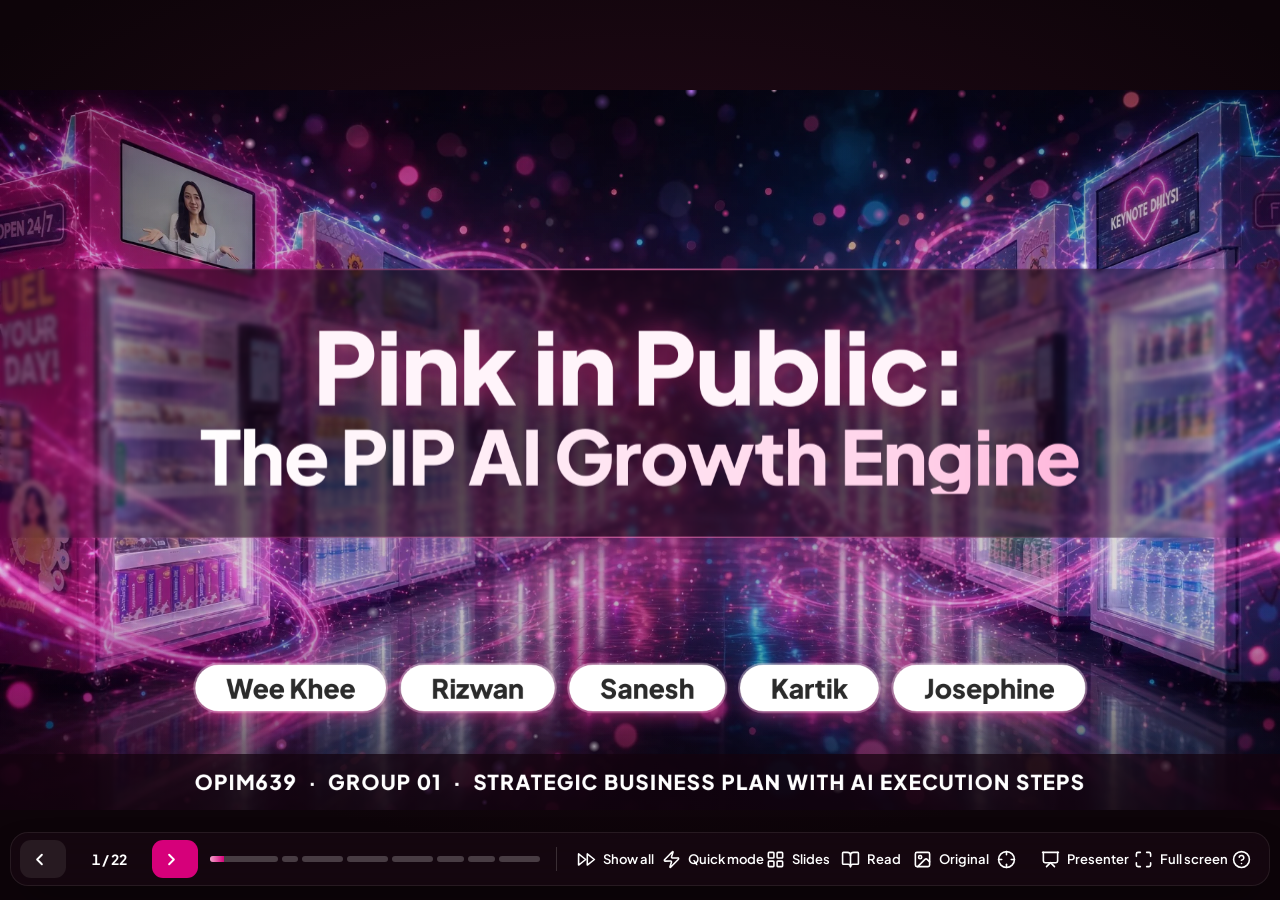
<file: index.html>
<!doctype html>
<html lang="en-SG">
<head>
  <meta charset="utf-8">
  <meta name="viewport" content="width=device-width, initial-scale=1">
  <title>Pink in Public · The PIP AI Growth Engine · OPIM639 Group 01</title>
  <meta name="description" content="OPIM639 Group 01: Pink in Public — the PIP AI Growth Engine. Built like Airbnb, funded like Google, run like Amazon.">
  <meta name="theme-color" content="#D6007A">
  <meta property="og:title" content="Pink in Public: The PIP AI Growth Engine">
  <meta property="og:description" content="OPIM639 Group 01 · Strategic business plan with AI execution steps">
  <meta property="og:image" content="assets/img/hero-title.webp">
  <link rel="icon" href="data:image/svg+xml,%3Csvg xmlns='http://www.w3.org/2000/svg' viewBox='0 0 64 64'%3E%3Crect width='64' height='64' rx='16' fill='%23D6007A'/%3E%3Cpath d='M22 48V16h13a10 10 0 0 1 0 20h-6' fill='none' stroke='%23fff' stroke-width='7' stroke-linecap='round' stroke-linejoin='round'/%3E%3C/svg%3E">
  <link rel="preload" href="assets/fonts/plus-jakarta-sans-latin-wght-normal.woff2" as="font" type="font/woff2" crossorigin>
  <link rel="preload" href="assets/fonts/roboto-slab-latin-800-normal.woff2" as="font" type="font/woff2" crossorigin>
  <link rel="preload" href="assets/img/hero-title.webp" as="image">
  <link rel="stylesheet" href="assets/css/deck.css?v=20261027b">
  <link rel="stylesheet" href="assets/css/slides.css?v=20261027b">
</head>
<body>
  <noscript>
    <div style="background:#FDF3F8;color:#2B2B2B;font:20px/1.5 system-ui,sans-serif;padding:48px;max-width:900px">
      <h1>This deck needs JavaScript.</h1>
      <p>Open <code>assets/original/</code> for the original slide images, or the PDF fallback described in the README.</p>
    </div>
  </noscript>

  <div class="progress" id="progress" aria-hidden="true"></div>
  <div class="mode-pill" id="mode-pill" aria-live="polite"></div>
  <div class="mini-timer" id="mini-timer" title="Elapsed (T to hide)"></div>

  <main class="viewport" id="viewport" aria-label="Presentation" aria-live="polite">
    <div class="stage" id="stage"></div>
    <div class="read-list" aria-label="All slides, reading mode"></div>
  </main>

  <nav class="chrome" id="chrome" aria-label="Slide controls">
    <button id="btn-prev" class="nav hide-reading" aria-label="Previous (←)" title="Previous (← / PgUp)"><span class="ic"><svg viewBox="0 0 24 24" fill="none" stroke="currentColor" stroke-width="2.4" stroke-linecap="round" stroke-linejoin="round"><path d="m15 18-6-6 6-6"/></svg></span></button>
    <span class="count hide-reading" id="count" role="button" tabindex="0" aria-label="Slide number. Click for all slides" title="All slides (O)">1 / 22</span>
    <button id="btn-next" class="nav next hide-reading" aria-label="Next (→)" title="Next (→ / Space / PgDn)"><span class="ic"><svg viewBox="0 0 24 24" fill="none" stroke="currentColor" stroke-width="2.4" stroke-linecap="round" stroke-linejoin="round"><path d="m9 18 6-6-6-6"/></svg></span></button>
    <div class="segs hide-reading" id="segs" aria-label="Jump to a section"></div>
    <span class="div hide-reading"></span>
    <button id="btn-all" class="hide-reading" title="Show all builds on this slide (A)"><span class="ic"><svg viewBox="0 0 24 24" fill="none" stroke="currentColor" stroke-width="2" stroke-linecap="round" stroke-linejoin="round"><path d="M13 19l9-7-9-7v14z"/><path d="M2 19l9-7-9-7v14z"/></svg></span><span class="lbl-sm">Show all</span></button>
    <button id="btn-express" class="hide-reading" aria-pressed="false" title="Quick mode: every slide arrives fully built, one click per slide (X)"><span class="ic"><svg viewBox="0 0 24 24" fill="none" stroke="currentColor" stroke-width="2" stroke-linecap="round" stroke-linejoin="round"><path d="M4 14a1 1 0 0 1-.78-1.63l9.9-10.2a.5.5 0 0 1 .86.46l-1.92 6.02A1 1 0 0 0 13 10h7a1 1 0 0 1 .78 1.63l-9.9 10.2a.5.5 0 0 1-.86-.46l1.92-6.02A1 1 0 0 0 11 14z"/></svg></span><span class="lbl-sm">Quick mode</span></button>
    <button id="btn-overview" title="All slides (O)"><span class="ic"><svg viewBox="0 0 24 24" fill="none" stroke="currentColor" stroke-width="2" stroke-linecap="round" stroke-linejoin="round"><rect width="7" height="7" x="3" y="3" rx="1"/><rect width="7" height="7" x="14" y="3" rx="1"/><rect width="7" height="7" x="14" y="14" rx="1"/><rect width="7" height="7" x="3" y="14" rx="1"/></svg></span><span class="lbl-sm">Slides</span></button>
    <button id="btn-reading" aria-pressed="false" title="Reading mode: all slides on one scrolling page (R)"><span class="ic"><svg viewBox="0 0 24 24" fill="none" stroke="currentColor" stroke-width="2" stroke-linecap="round" stroke-linejoin="round"><path d="M12 7v14"/><path d="M3 18a1 1 0 0 1-1-1V4a1 1 0 0 1 1-1h5a4 4 0 0 1 4 4 4 4 0 0 1 4-4h5a1 1 0 0 1 1 1v13a1 1 0 0 1-1 1h-6a3 3 0 0 0-3 3 3 3 0 0 0-3-3z"/></svg></span><span class="lbl-sm">Read</span></button>
    <button id="btn-orig" class="hide-reading" aria-pressed="false" title="Original PPTX view of this slide (V)"><span class="ic"><svg viewBox="0 0 24 24" fill="none" stroke="currentColor" stroke-width="2" stroke-linecap="round" stroke-linejoin="round"><rect width="18" height="18" x="3" y="3" rx="2"/><circle cx="9" cy="9" r="2"/><path d="m21 15-3.09-3.09a2 2 0 0 0-2.82 0L6 21"/></svg></span><span class="lbl-sm">Original</span></button>
    <button id="btn-laser" class="hide-reading" aria-pressed="false" title="Laser pointer (L)"><span class="ic"><svg viewBox="0 0 24 24" fill="none" stroke="currentColor" stroke-width="2" stroke-linecap="round" stroke-linejoin="round"><circle cx="12" cy="12" r="10"/><line x1="22" x2="18" y1="12" y2="12"/><line x1="6" x2="2" y1="12" y2="12"/><line x1="12" x2="12" y1="6" y2="2"/><line x1="12" x2="12" y1="22" y2="18"/></svg></span></button>
    <button id="btn-presenter" class="hide-reading" title="Presenter view: notes, timer, next slide (P)"><span class="ic"><svg viewBox="0 0 24 24" fill="none" stroke="currentColor" stroke-width="2" stroke-linecap="round" stroke-linejoin="round"><path d="M2 3h20"/><path d="M21 3v11a2 2 0 0 1-2 2H5a2 2 0 0 1-2-2V3"/><path d="m7 21 5-5 5 5"/></svg></span><span class="lbl-sm">Presenter</span></button>
    <button id="btn-full" title="Full screen (F)"><span class="ic"><svg viewBox="0 0 24 24" fill="none" stroke="currentColor" stroke-width="2" stroke-linecap="round" stroke-linejoin="round"><path d="M8 3H5a2 2 0 0 0-2 2v3"/><path d="M21 8V5a2 2 0 0 0-2-2h-3"/><path d="M3 16v3a2 2 0 0 0 2 2h3"/><path d="M16 21h3a2 2 0 0 0 2-2v-3"/></svg></span><span class="lbl-sm">Full screen</span></button>
    <button id="btn-help" title="Keyboard shortcuts (?)" aria-label="Keyboard shortcuts"><span class="ic"><svg viewBox="0 0 24 24" fill="none" stroke="currentColor" stroke-width="2" stroke-linecap="round" stroke-linejoin="round"><circle cx="12" cy="12" r="10"/><path d="M9.09 9a3 3 0 0 1 5.83 1c0 2-3 3-3 3"/><path d="M12 17h.01"/></svg></span></button>
  </nav>

  <div class="overlay" id="overview" role="dialog" aria-modal="true" aria-label="All slides" aria-hidden="true">
    <div class="ov-head"><h2>All slides <span class="hint">Click a slide to jump · Esc to close</span></h2><button class="btn" data-close>Close (Esc)</button></div>
    <div class="ov-body"></div>
  </div>

  <div class="overlay help" id="help" role="dialog" aria-modal="true" aria-label="Keyboard shortcuts" aria-hidden="true">
    <div class="box">
      <h3>Presenting this deck</h3>
      <table>
        <tr><td><kbd>→</kbd> <kbd>Space</kbd> <kbd>PgDn</kbd> <kbd>Enter</kbd></td><td>Next build, then next slide (clickers work)</td></tr>
        <tr><td><kbd>←</kbd> <kbd>PgUp</kbd></td><td>Back</td></tr>
        <tr><td><kbd>A</kbd></td><td><b>Show all</b>: reveal every remaining build on this slide</td></tr>
        <tr><td><kbd>X</kbd></td><td><b>Quick mode</b>: every slide arrives fully built (one click per slide) — use when time is short</td></tr>
        <tr><td><kbd>O</kbd> or click the counter</td><td>All slides (jump anywhere)</td></tr>
        <tr><td><kbd>1</kbd><kbd>2</kbd> then <kbd>Enter</kbd></td><td>Go to slide 12</td></tr>
        <tr><td><kbd>Home</kbd> <kbd>End</kbd></td><td>First · last slide</td></tr>
        <tr><td><kbd>F</kbd></td><td>Full screen</td></tr>
        <tr><td><kbd>P</kbd></td><td>Presenter view (notes, timer, next slide) in a second window, kept in sync</td></tr>
        <tr><td><kbd>K</kbd></td><td>Play / pause the video on slide 5 (the first “next” on slide 5 also starts it)</td></tr>
        <tr><td><kbd>V</kbd></td><td>Original PPTX view of the current slide</td></tr>
        <tr><td><kbd>L</kbd></td><td>Laser pointer</td></tr>
        <tr><td><kbd>B</kbd> or <kbd>.</kbd></td><td>Black screen</td></tr>
        <tr><td><kbd>T</kbd></td><td>Elapsed-time clock</td></tr>
        <tr><td><kbd>R</kbd></td><td>Reading mode: all slides on one scrolling page (phones open in this mode)</td></tr>
        <tr><td><kbd>Esc</kbd></td><td>Close panels, laser, black screen</td></tr>
      </table>
      <p style="margin:16px 0 0"><button class="btn pink" data-close>Got it</button></p>
    </div>
  </div>

  <div class="toast" id="toast" role="status"></div>
  <div class="laser" id="laser" aria-hidden="true"></div>
  <div class="blackout" id="blackout" aria-hidden="true"></div>
  <div class="wipe" id="wipe" aria-hidden="true"></div>

  <script src="assets/js/icons.js?v=20261027b"></script>
  <script src="content/orig-titles.js"></script>
  <script src="content/_base.js"></script>
  <script src="content/s01-06.js"></script>
  <script src="content/s07-15.js"></script>
  <script src="content/s16-22.js"></script>
  <script src="assets/js/deck.js?v=20261027b"></script>
</body>
</html>
</file>
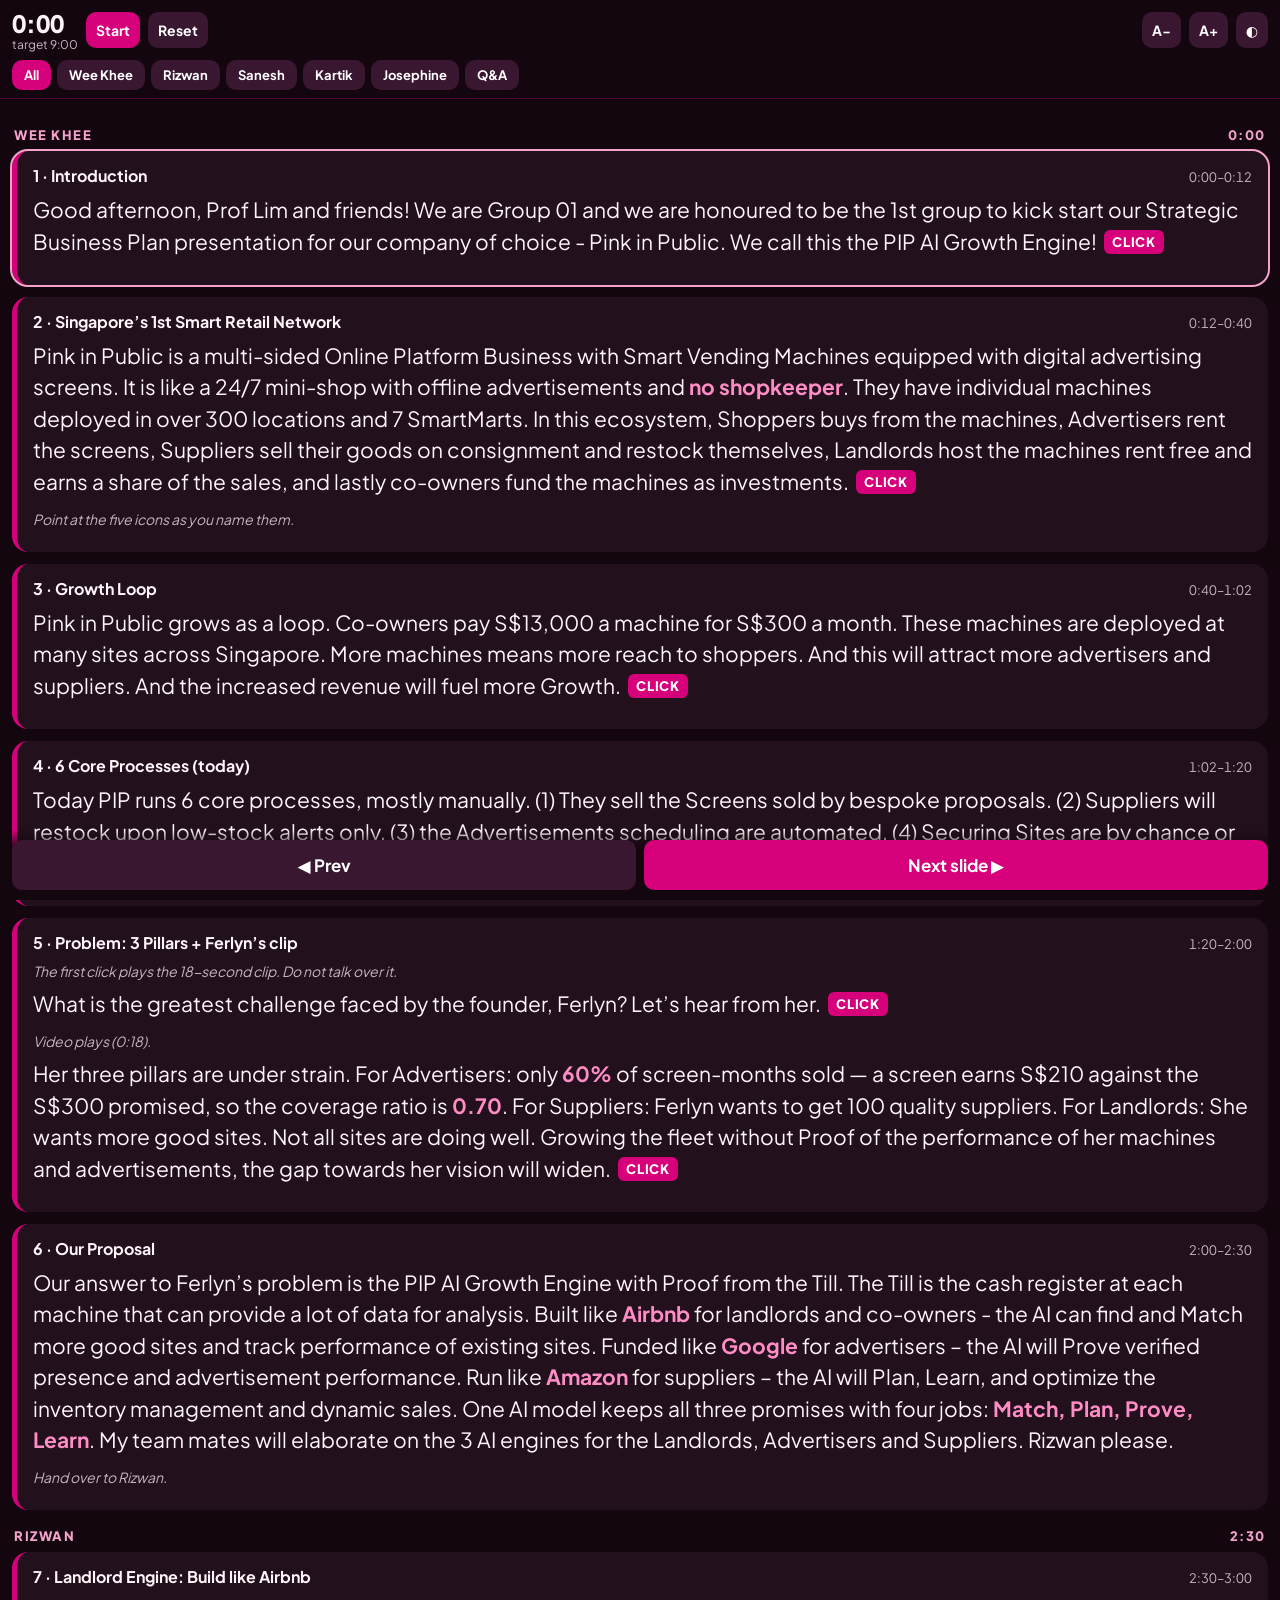
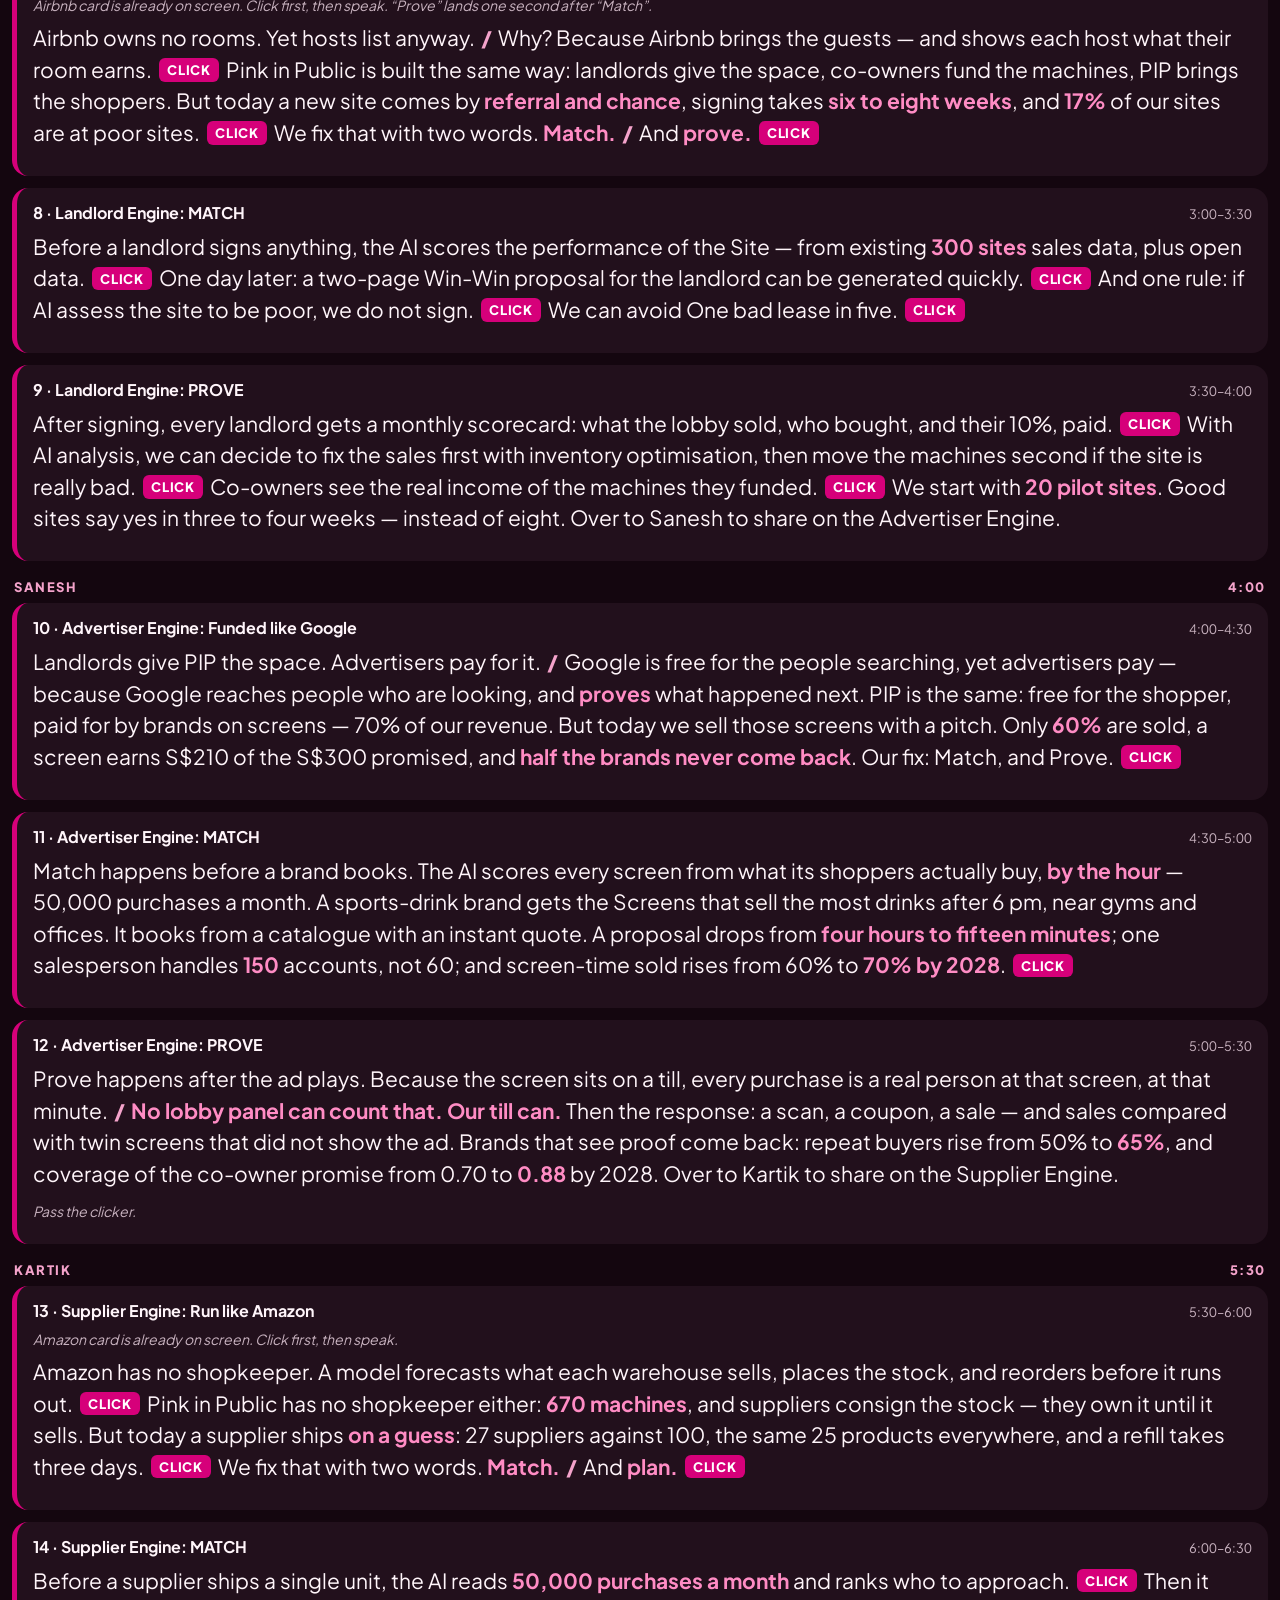
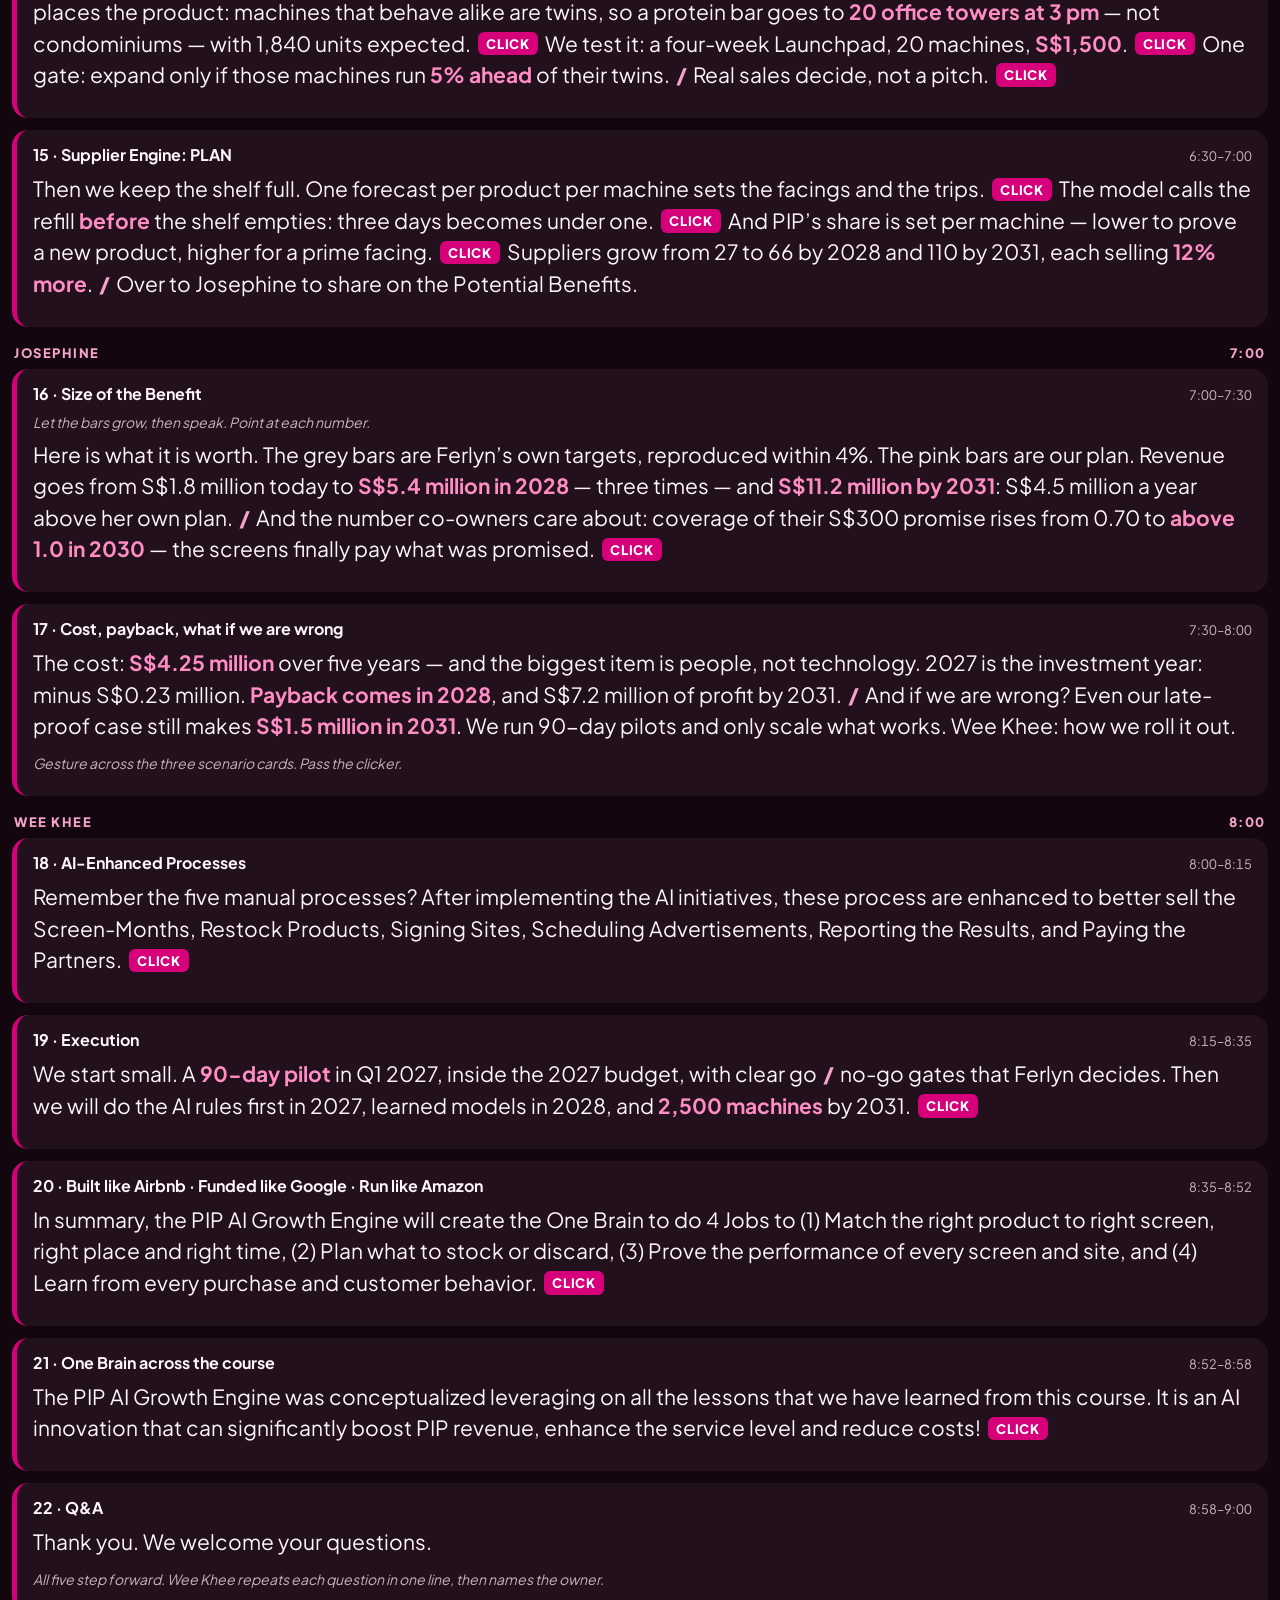
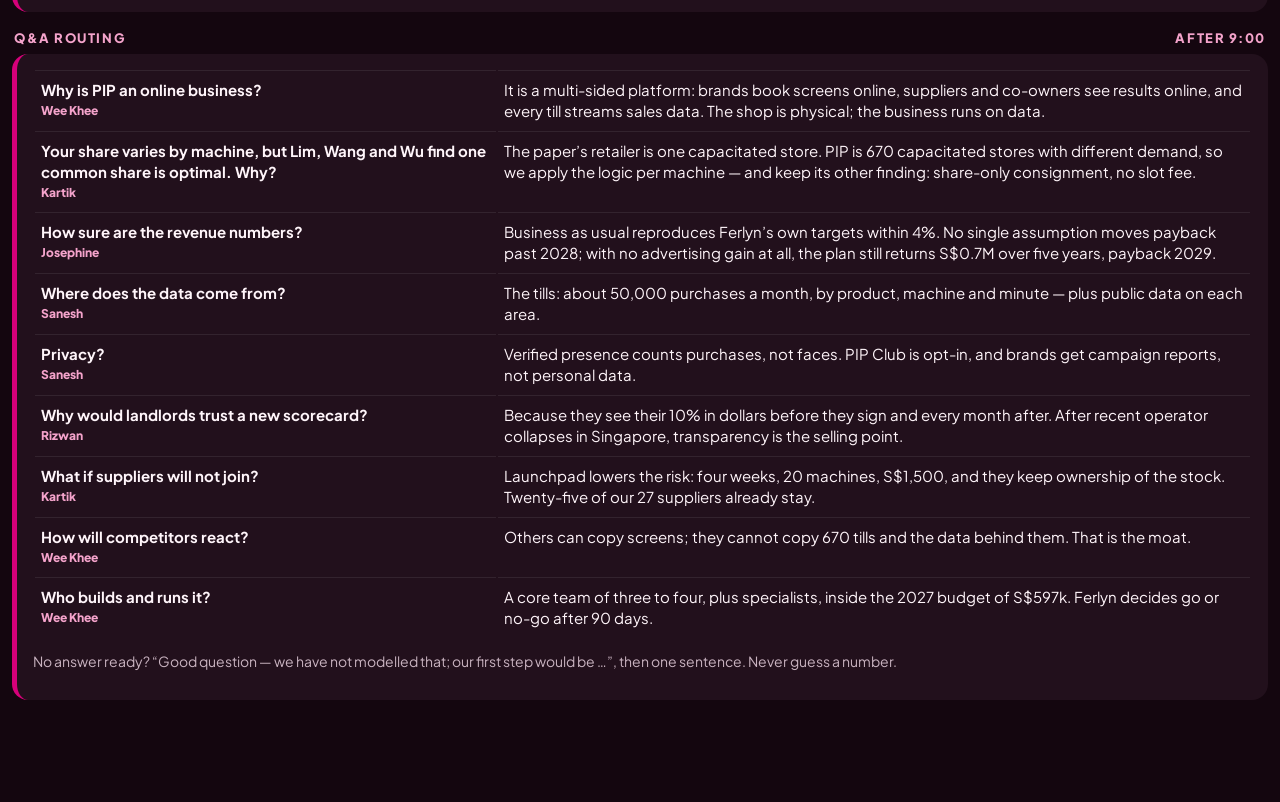
<file: notes.html>
<!doctype html>
<html lang="en-SG">
<head>
<meta charset="utf-8">
<meta name="viewport" content="width=device-width, initial-scale=1, viewport-fit=cover">
<meta name="robots" content="noindex">
<meta name="theme-color" content="#14060f">
<meta name="apple-mobile-web-app-capable" content="yes">
<title>Speaker notes · PIP AI Growth Engine</title>
<style>
@font-face { font-family: "Jakarta"; src: url("assets/fonts/plus-jakarta-sans-latin-wght-normal.woff2") format("woff2"); font-weight: 200 800; font-display: swap; }
:root { --pink:#D6007A; --rose:#F4A3CB; --teal:#1B7F8C; --bg:#14060f; --card:#22101c; --ink:#fff5fa; --muted:#c9b3c0; --fs:21px; }
body.light { --bg:#fdf3f8; --card:#ffffff; --ink:#2b2b2b; --muted:#6d6168; }
* { box-sizing: border-box; -webkit-tap-highlight-color: transparent; }
html, body { margin: 0; background: var(--bg); color: var(--ink); font-family: "Jakarta", system-ui, -apple-system, "Segoe UI", Roboto, sans-serif; }
header { position: sticky; top: 0; z-index: 5; background: var(--bg); padding: calc(env(safe-area-inset-top) + 8px) 12px 8px; border-bottom: 1px solid rgba(214,0,122,.35); }
.row { display: flex; gap: 8px; align-items: center; }
.timer { font-variant-numeric: tabular-nums; font-weight: 800; font-size: 24px; min-width: 64px; }
header .row button { flex: none; } header .row { flex-wrap: nowrap; }
.timer.warn { color: #ffb54d; } .timer.over { color: #ff5c9b; }
.target { font-size: 12px; color: var(--muted); line-height: 1.2; }
button { font: inherit; border: 0; border-radius: 10px; background: #3a1730; color: #fff; padding: 9px 10px; font-weight: 700; font-size: 14px; }
body.light button { background: #f3dbe7; color: #2b2b2b; }
button.on, button.pink { background: var(--pink) !important; color: #fff !important; }
.sp { flex: 1; }
.who { display: flex; gap: 6px; overflow-x: auto; padding-top: 8px; scrollbar-width: none; }
.who::-webkit-scrollbar { display: none; }
.who button { white-space: nowrap; padding: 7px 12px; font-size: 13px; }
main { padding: 10px 12px calc(env(safe-area-inset-bottom) + 90px); }
.sec { margin: 18px 2px 8px; font-size: 13px; font-weight: 800; letter-spacing: .12em; text-transform: uppercase; color: var(--rose); display: flex; justify-content: space-between; }
body.light .sec { color: var(--pink); }
.card { background: var(--card); border-radius: 16px; padding: 14px 16px 16px; margin: 0 0 12px; border-left: 5px solid var(--pink); scroll-margin-top: 120px; }
.card.cur { outline: 2px solid var(--rose); }
.ch { display: flex; justify-content: space-between; gap: 8px; align-items: baseline; margin-bottom: 8px; }
.ch b { font-size: 16px; } .ch span { font-size: 13px; color: var(--muted); font-variant-numeric: tabular-nums; white-space: nowrap; }
.say { font-size: var(--fs); line-height: 1.5; }
.say strong { color: #ff8cc4; } body.light .say strong { color: var(--pink); }
.say p { margin: 0 0 .55em; }
.clk { display: inline-block; background: var(--pink); color: #fff; font-size: .62em; font-weight: 800; letter-spacing: .06em; padding: 2px 8px; border-radius: 6px; vertical-align: .2em; margin: 0 3px; }
.dir { font-size: 14px; color: var(--muted); font-style: italic; margin: 6px 0; }
.pause { color: var(--rose); font-weight: 800; padding: 0 2px; }
.never { font-size: 14px; color: var(--muted); }
.qa td { padding: 8px 6px; vertical-align: top; border-top: 1px solid rgba(255,255,255,.08); font-size: 15px; line-height: 1.4; }
.qa td:first-child { font-weight: 700; width: 38%; }
.qa .own { display: block; color: var(--rose); font-size: 12px; font-weight: 800; margin-top: 3px; }
footer { position: fixed; left: 0; right: 0; bottom: 0; display: flex; gap: 8px; padding: 10px 12px calc(env(safe-area-inset-bottom) + 10px); background: linear-gradient(transparent, var(--bg) 30%); }
footer button { flex: 1; padding: 14px; font-size: 17px; }
@media print {
  @page { size: 90mm 160mm; margin: 6mm; }
  header, footer { display: none; } main { padding: 0; } body { background: #fff; color: #222; --fs: 16px; --muted:#666; --card:#fff; }
  .card { break-inside: avoid; border: 1px solid #eee; border-left: 4px solid var(--pink); } .say strong { color: var(--pink); }
}
</style>
</head>
<body>
<header>
  <div class="row">
    <div><div class="timer" id="t">0:00</div><div class="target" id="tg">target 9:00</div></div>
    <button class="pink" id="start">Start</button>
    <button id="reset">Reset</button>
    <span class="sp"></span>
    <button id="fm" aria-label="Smaller text">A−</button>
    <button id="fp" aria-label="Larger text">A+</button>
    <button id="theme" aria-label="Light or dark">◐</button>
  </div>
  <div class="who" id="who"></div>
</header>
<main id="m"></main>
<footer><button id="prev">◀ Prev</button><button class="pink" id="next">Next slide ▶</button></footer>

<script src="content/script.js?v=20261027c"></script>
<script>
/* Script and Q&A live in content/script.js, shared with the presenter view. */
const S = window.SCRIPT;
const QA = window.QA;
const WHO = ["All","Wee Khee","Rizwan","Sanesh","Kartik","Josephine","Q&A"];
const esc = s => s.replace(/[&<>]/g, c => ({"&":"&amp;","<":"&lt;",">":"&gt;"}[c]));
function fmt(txt){
  let h = esc(txt);
  h = h.replace(/\{\{(.+?)\}\}/g, '</p><div class="dir">$1</div><p>');
  h = h.replace(/\*\*(.+?)\*\*/g, '<strong>$1</strong>');
  h = h.replace(/\[&gt;\]/g, () => '<span class="clk">CLICK</span>');
  h = h.replace(/ \/ /g, ' <span class="pause">/</span> ');
  return ('<p>' + h + '</p>').replace(/<p>\s*<\/p>/g, '');
}
const store = { get(k,d){ try { const v = localStorage.getItem('pipnotes.'+k); return v==null?d:v; } catch(e){ return d; } }, set(k,v){ try { localStorage.setItem('pipnotes.'+k,v); } catch(e){} } };
let who = store.get('who','All'), fs = +store.get('fs',21), cur = +store.get('cur',0);
if (store.get('theme','dark') === 'light') document.body.classList.add('light');
document.documentElement.style.setProperty('--fs', fs+'px');
function render(){
  const m = document.getElementById('m'); let h = '', last = '';
  if (who !== 'Q&A') S.forEach((s,i) => {
    if (who !== 'All' && s.sp !== who) return;
    if (s.sp !== last) { const part = S.filter(x=>x.sp===s.sp); h += `<div class="sec"><span>${s.sp}</span><span>${s.at.split('–')[0]}</span></div>`; last = s.sp; }
    h += `<article class="card${i===cur?' cur':''}" id="c${i}" data-i="${i}"><div class="ch"><b>${s.n} · ${esc(s.t)}</b><span>${s.at}</span></div><div class="say">${fmt(s.say)}</div></article>`;
  });
  if (who === 'Q&A' || who === 'All') {
    h += `<div class="sec"><span>Q&amp;A routing</span><span>after 9:00</span></div><article class="card"><table class="qa">${QA.map(q=>`<tr><td>${esc(q[0])}<span class="own">${q[1]}</span></td><td>${esc(q[2])}</td></tr>`).join('')}</table><p class="never">No answer ready? “Good question — we have not modelled that; our first step would be …”, then one sentence. Never guess a number.</p></article>`;
  }
  m.innerHTML = h;
  document.getElementById('who').innerHTML = WHO.map(w=>`<button class="${w===who?'on':''}" data-w="${w}">${w}</button>`).join('');
  document.querySelectorAll('#who button').forEach(b=>b.onclick=()=>{ who=b.dataset.w; store.set('who',who); render(); if (who==='Q&A') window.scrollTo(0,0); else jump(firstFor()); });
  document.querySelectorAll('.card[data-i]').forEach(c=>c.onclick=()=>{ cur=+c.dataset.i; store.set('cur',cur); mark(); });
}
function firstFor(){ const i = S.findIndex(s=>who==='All'||s.sp===who); return i<0?0:i; }
function visible(){ return S.map((s,i)=>i).filter(i=>who==='All'||S[i].sp===who); }
function mark(){ document.querySelectorAll('.card').forEach(c=>c.classList.toggle('cur', +c.dataset.i===cur)); }
function jump(i){ if (who==='Q&A') return; cur=i; store.set('cur',cur); mark(); const el=document.getElementById('c'+i); if(el) el.scrollIntoView({behavior:'smooth',block:'start'}); }
document.getElementById('next').onclick=()=>{ const v=visible(); const k=v.indexOf(cur); jump(v[Math.min(v.length-1, k<0?0:k+1)]); };
document.getElementById('prev').onclick=()=>{ const v=visible(); const k=v.indexOf(cur); jump(v[Math.max(0, k<0?0:k-1)]); };
document.getElementById('fp').onclick=()=>{ fs=Math.min(34,fs+2); store.set('fs',fs); document.documentElement.style.setProperty('--fs',fs+'px'); };
document.getElementById('fm').onclick=()=>{ fs=Math.max(15,fs-2); store.set('fs',fs); document.documentElement.style.setProperty('--fs',fs+'px'); };
document.getElementById('theme').onclick=()=>{ document.body.classList.toggle('light'); store.set('theme', document.body.classList.contains('light')?'light':'dark'); };
// timer (target 9:00), keeps the screen awake while running where supported
let t0=null, acc=0, raf, lock=null;
const tg=540;
function tick(){ const s=Math.floor((acc+(t0?Date.now()-t0:0))/1000); const el=document.getElementById('t'); el.textContent=`${Math.floor(s/60)}:${String(s%60).padStart(2,'0')}`; el.className='timer'+(s>tg?' over':s>tg-60?' warn':''); raf=requestAnimationFrame(tick); }
document.getElementById('start').onclick=async e=>{ if(t0){ acc+=Date.now()-t0; t0=null; e.target.textContent='Start'; if(lock){lock.release();lock=null;} } else { t0=Date.now(); e.target.textContent='Pause'; try{ lock=await navigator.wakeLock.request('screen'); }catch(err){} } };
document.getElementById('reset').onclick=()=>{ t0=null; acc=0; document.getElementById('start').textContent='Start'; };
render(); tick(); setTimeout(()=>jump(visible().includes(cur)?cur:firstFor()), 50);
</script>
</body>
</html>
</file>
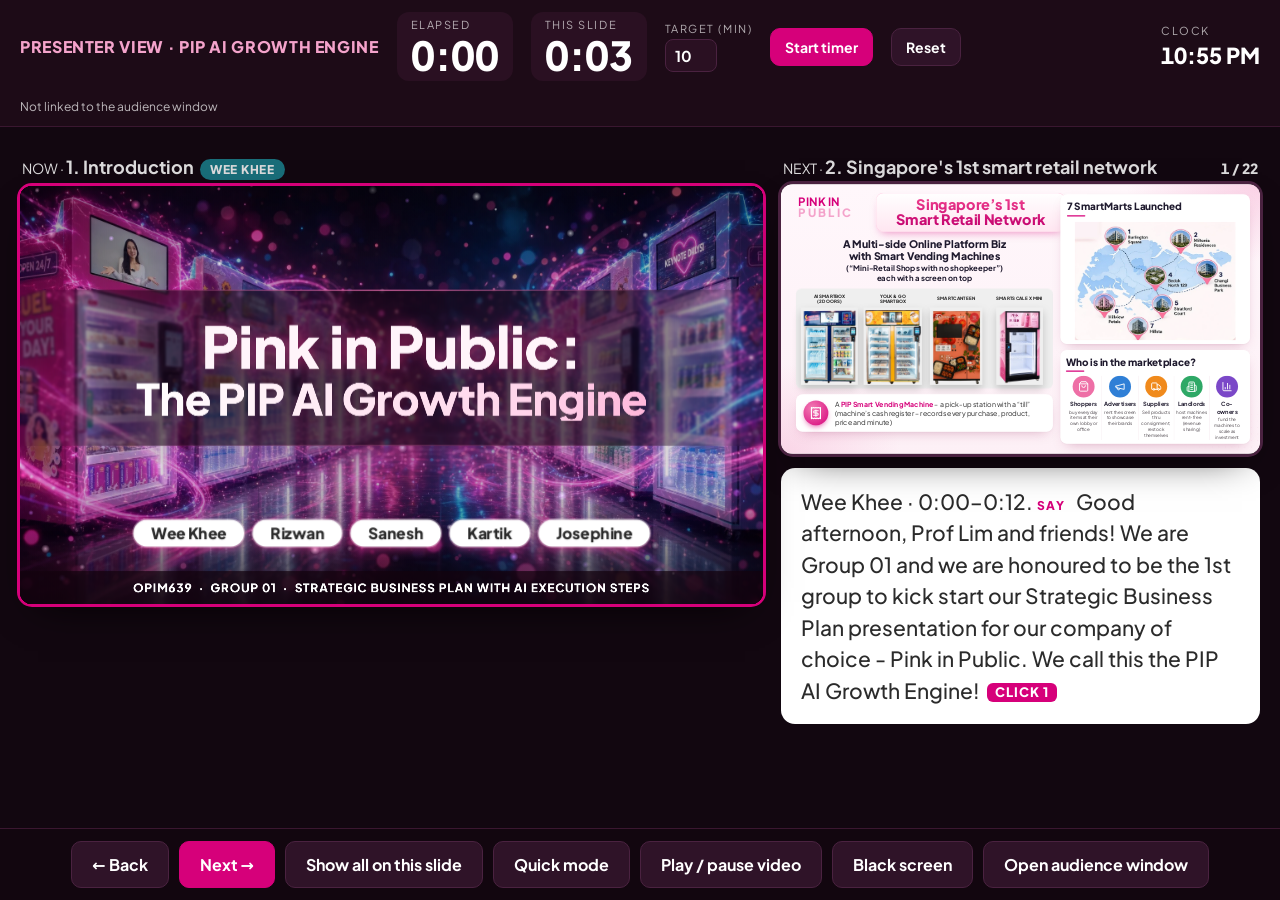
<file: presenter.html>
<!doctype html>
<html lang="en-SG">
<head>
  <meta charset="utf-8">
  <meta name="viewport" content="width=device-width, initial-scale=1">
  <meta name="robots" content="noindex">
  <title>Presenter view · PIP AI Growth Engine</title>
  <link rel="stylesheet" href="assets/css/deck.css?v=20261027b">
  <style>
    html, body { background: #120710; color: #fff; overflow: auto; height: auto; min-height: 100%; }
    body { font-family: var(--sans); }
    .pv-top { display: flex; align-items: center; gap: 18px; padding: 12px 20px; background: #1d0b17; border-bottom: 1px solid #3a1730; flex-wrap: wrap; }
    .pv-top h1 { margin: 0; font-size: 16px; font-weight: 800; letter-spacing: .04em; color: var(--rose); }
    .clock { font-variant-numeric: tabular-nums; font-weight: 800; }
    .big-t { font-size: 40px; line-height: 1; }
    .t-lbl { font-size: 11px; letter-spacing: .14em; text-transform: uppercase; opacity: .65; display: block; margin-bottom: 4px; }
    .tbox { padding: 6px 14px; border-radius: 12px; background: #2a1022; }
    .tbox.warn { background: #6b4a00; } .tbox.over { background: #7a0b3b; }
    .pv-btn { background: #2f1328; border: 1px solid #4a2240; color: #fff; padding: 9px 14px; border-radius: 10px; cursor: pointer; font-weight: 700; font-size: 14px; }
    .pv-btn:hover { background: #45193a; }
    .pv-btn.pink { background: var(--pink); border-color: var(--pink); }
    .pv-btn[aria-pressed="true"] { background: var(--pink); }
    .grow { flex: 1; }
    .pv-main { display: grid; grid-template-columns: minmax(0, 1.55fr) minmax(0, 1fr); gap: 18px; padding: 18px 20px 90px; }
    .frame { position: relative; width: 100%; aspect-ratio: 16 / 9; border-radius: 12px; overflow: hidden; background: #000; box-shadow: 0 16px 40px -18px #000; outline: 3px solid var(--pink); }
    .frame.next { outline-color: #4a2240; }
    .frame iframe { position: absolute; inset: 0; width: 100%; height: 100%; border: 0; pointer-events: none; }
    .cap { display: flex; justify-content: space-between; align-items: baseline; margin: 10px 2px 6px; font-size: 14px; opacity: .85; gap: 10px; }
    .cap b { font-size: 18px; opacity: 1; color: #fff; }
    .chipx { display: inline-block; padding: 3px 10px; border-radius: 999px; background: #3a1730; font-size: 12px; font-weight: 800; letter-spacing: .06em; margin-left: 6px; }
    .chipx.spk { background: var(--teal); }
    .notes { margin-top: 14px; padding: 18px 20px; border-radius: 14px; background: #fff; color: #2b2b2b; font-size: 21px; line-height: 1.5; max-height: calc(100vh - 470px); min-height: 160px; overflow: auto; }
    .notes .say { font-weight: 500; }
    .notes .lbl { display: inline-block; font-size: 12px; font-weight: 800; letter-spacing: .14em; color: var(--pink); margin-right: 6px; }
    .notes .click { display: inline-block; padding: 0 8px; margin: 0 3px; border-radius: 6px; background: var(--pink); color: #fff; font-size: 13px; font-weight: 800; letter-spacing: .08em; vertical-align: 2px; }
    .notes .click.done { background: #c9bfc4; }
    .notes strong { color: var(--pink); }
    .notes .dir { display: block; margin: 8px 0; font-size: 15px; font-style: italic; color: #8a7d84; }
    .notes .pause { color: #c9bfc4; font-weight: 800; }
    .notes .cue { margin-top: 14px; padding: 12px 14px; border-radius: 10px; background: #FFF2F8; font-size: 16px; line-height: 1.45; color: #5a4a53; }
    .notes ul { margin: 6px 0 0; padding-left: 22px; }
    .notes .none { font-size: 14px; color: #8a7d84; margin-bottom: 6px; }
    .steps-ind { display: flex; gap: 6px; align-items: center; }
    .steps-ind i { width: 12px; height: 12px; border-radius: 50%; background: #4a2240; display: inline-block; }
    .steps-ind i.on { background: var(--pink); }
    .pv-bar { position: fixed; left: 0; right: 0; bottom: 0; display: flex; gap: 10px; align-items: center; justify-content: center; padding: 12px; background: rgba(20, 7, 16, .95); border-top: 1px solid #3a1730; flex-wrap: wrap; }
    .pv-bar .pv-btn { font-size: 16px; padding: 12px 20px; }
    .link-state { font-size: 12px; opacity: .7; }
    .link-state.on { color: #7CF0B0; opacity: 1; }
    input.tgt { width: 52px; background: #2a1022; color: #fff; border: 1px solid #4a2240; border-radius: 8px; padding: 6px; font: 700 15px var(--sans); text-align: center; }
    @media (max-width: 1000px) { .pv-main { grid-template-columns: 1fr; } }
  </style>
</head>
<body>
  <div class="pv-top">
    <h1>PRESENTER VIEW · PIP AI GROWTH ENGINE</h1>
    <div class="tbox" id="tb-total"><span class="t-lbl">Elapsed</span><span class="clock big-t" id="t-total">0:00</span></div>
    <div class="tbox" id="tb-slide"><span class="t-lbl">This slide</span><span class="clock big-t" id="t-slide">0:00</span></div>
    <div><span class="t-lbl">Target (min)</span><input class="tgt" id="tgt" type="number" min="1" max="60" value="10"> <span id="t-left" class="clock" style="margin-left:6px"></span></div>
    <button class="pv-btn pink" id="t-start">Start timer</button>
    <button class="pv-btn" id="t-reset">Reset</button>
    <div class="grow"></div>
    <div><span class="t-lbl">Clock</span><span class="clock" id="t-clock" style="font-size:22px"></span></div>
    <span class="link-state" id="link">Not linked to the audience window</span>
  </div>

  <div class="pv-main">
    <section>
      <div class="cap"><span>NOW · <b id="cur-title"></b><span class="chipx spk" id="cur-spk" hidden></span></span><span class="steps-ind" id="steps"></span></div>
      <div class="frame"><iframe id="f-cur" title="Current slide" src="index.html?embed=1" tabindex="-1"></iframe></div>
    </section>
    <section>
      <div class="cap"><span>NEXT · <b id="next-title"></b></span><span id="count" class="clock"></span></div>
      <div class="frame next"><iframe id="f-next" title="Next slide" src="index.html?embed=1&amp;static=1" tabindex="-1"></iframe></div>
      <div class="notes" id="notes" aria-live="polite"></div>
    </section>
  </div>

  <div class="pv-bar">
    <button class="pv-btn" id="b-prev">← Back</button>
    <button class="pv-btn pink" id="b-next">Next →</button>
    <button class="pv-btn" id="b-all" title="A">Show all on this slide</button>
    <button class="pv-btn" id="b-express" aria-pressed="false" title="X">Quick mode</button>
    <button class="pv-btn" id="b-video" title="K">Play / pause video</button>
    <button class="pv-btn" id="b-black" title="B">Black screen</button>
    <button class="pv-btn" id="b-open">Open audience window</button>
  </div>

  <script src="assets/js/icons.js?v=20261027b"></script>
  <script src="content/_base.js"></script>
  <script src="content/s01-06.js"></script>
  <script src="content/s07-15.js"></script>
  <script src="content/s16-22.js"></script>
  <script src="content/script.js?v=20261027c"></script>
  <script src="assets/js/presenter.js?v=20261027c"></script>
</body>
</html>
</file>
<file: assets/css/deck.css>
/* =========================================================================
   PIP AI Growth Engine — web deck
   Engine + component styles. Canvas is 1920 × 1080, scaled to fit.
   ========================================================================= */

@font-face { font-family: "Jakarta"; src: url("../fonts/plus-jakarta-sans-latin-wght-normal.woff2") format("woff2"); font-weight: 200 800; font-display: swap; unicode-range: U+0000-00FF, U+0131, U+0152-0153, U+02BB-02BC, U+02C6, U+02DA, U+02DC, U+0304, U+0308, U+0329, U+2000-206F, U+20AC, U+2122, U+2191, U+2193, U+2212, U+2215, U+FEFF, U+FFFD; }
@font-face { font-family: "Jakarta"; src: url("../fonts/plus-jakarta-sans-latin-ext-wght-normal.woff2") format("woff2"); font-weight: 200 800; font-display: swap; unicode-range: U+0100-02BA, U+02BD-02C5, U+02C7-02CC, U+02CE-02D7, U+02DD-02FF, U+0304, U+0308, U+0329, U+1D00-1DBF, U+1E00-1E9F, U+1EF2-1EFF, U+2020, U+20A0-20AB, U+20AD-20C0, U+2113, U+2C60-2C7F, U+A720-A7FF; }
@font-face { font-family: "Slab"; src: url("../fonts/roboto-slab-latin-700-normal.woff2") format("woff2"); font-weight: 700; font-display: swap; }
@font-face { font-family: "Slab"; src: url("../fonts/roboto-slab-latin-800-normal.woff2") format("woff2"); font-weight: 800; font-display: swap; }
@font-face { font-family: "Slab"; src: url("../fonts/roboto-slab-latin-900-normal.woff2") format("woff2"); font-weight: 900; font-display: swap; }

:root {
  --pink: #D6007A;
  --pink-2: #EC4B97;
  --rose: #F4A3CB;
  --blush: #FDF3F8;
  --blush-2: #FBE4EF;
  --teal: #1B7F8C;
  --teal-2: #20A39E;
  --teal-soft: #E3F4F3;
  --gold: #C98A00;
  --gold-2: #E3A935;
  --gold-soft: #FBF1DC;
  --purple: #6E3FB0;
  --purple-soft: #EFE8FA;
  --green: #1E9E5A;
  --orange: #F08A1C;
  --ink: #2B2B2B;
  --ink-2: #463F45;
  --muted: #6D6168;
  --line: #EED5E1;
  --card: #FFFFFF;
  --ease: cubic-bezier(.2, .8, .2, 1);
  --ease-back: cubic-bezier(.34, 1.56, .64, 1);
  --sans: "Jakarta", "Plus Jakarta Sans", "Segoe UI", system-ui, -apple-system, Roboto, Arial, sans-serif;
  --slab: "Slab", "Roboto Slab", Rockwell, Georgia, serif;
  --accent: var(--pink);
  --accent-soft: var(--blush-2);
}

* { box-sizing: border-box; }
html, body { margin: 0; height: 100%; background: #12060D; color: var(--ink); font-family: var(--sans); -webkit-font-smoothing: antialiased; }
body { overflow: hidden; }
button { font: inherit; color: inherit; }
img { display: block; max-width: 100%; }
.sr { position: absolute; width: 1px; height: 1px; overflow: hidden; clip: rect(0 0 0 0); white-space: nowrap; }

/* ---------- viewport & stage ---------- */
.viewport { position: fixed; inset: 0; overflow: hidden; background: radial-gradient(1200px 700px at 50% 40%, #2a0c1d, #0d0409 70%); }
.stage { position: absolute; left: 0; top: 0; width: 1920px; height: 1080px; transform-origin: 0 0; }
.slide {
  position: absolute; inset: 0; overflow: hidden;
  background: var(--blush);
  opacity: 0; visibility: hidden;
  transform: translate3d(60px, 0, 0) scale(.985);
  transition: opacity .6s var(--ease), transform .8s var(--ease), visibility 0s linear .8s;
  font-size: 26px; line-height: 1.35;
}
.slide.past { transform: translate3d(-60px, 0, 0) scale(.985); }
.slide.current { opacity: 1; visibility: visible; transform: none; transition: opacity .6s var(--ease), transform .8s var(--ease), visibility 0s; z-index: 2; }
.no-anim .slide, .no-anim .slide * { transition: none !important; animation-duration: 0s !important; }

/* soft paper background shared by content slides */
.bg-paper::before {
  content: ""; position: absolute; inset: 0; z-index: 0; pointer-events: none;
  background:
    radial-gradient(900px 520px at 100% 0%, rgba(244, 163, 203, .45), transparent 60%),
    radial-gradient(800px 600px at 0% 100%, rgba(244, 163, 203, .35), transparent 60%),
    linear-gradient(180deg, #FFF7FB 0%, #FDF0F6 100%);
}
.bg-paper::after {
  content: ""; position: absolute; inset: 0; z-index: 0; pointer-events: none; opacity: .45;
  background-image: radial-gradient(rgba(214, 0, 122, .16) 1.4px, transparent 1.6px);
  background-size: 26px 26px;
  -webkit-mask-image: radial-gradient(500px 340px at 100% 100%, #000, transparent 70%);
          mask-image: radial-gradient(500px 340px at 100% 100%, #000, transparent 70%);
}
.slide > .inner { position: absolute; inset: 0; z-index: 1; }
.blob { position: absolute; border-radius: 50%; filter: blur(60px); opacity: .5; z-index: 0; pointer-events: none; animation: drift 18s ease-in-out infinite alternate; }
@keyframes drift { to { transform: translate3d(60px, -40px, 0) scale(1.12); } }

/* ---------- slide header ---------- */
.head { position: absolute; left: 80px; right: 80px; top: 46px; }
.eyebrow { display: inline-flex; align-items: center; gap: 12px; font-size: 19px; font-weight: 800; letter-spacing: .16em; text-transform: uppercase; color: var(--accent); }
.eyebrow .dot { width: 10px; height: 10px; border-radius: 50%; background: currentColor; box-shadow: 0 0 0 6px color-mix(in srgb, currentColor 18%, transparent); }
.eyebrow .num { color: var(--muted); font-weight: 700; letter-spacing: .08em; }
h1.title { margin: 10px 0 0; font-family: var(--slab); font-weight: 800; font-size: 60px; line-height: 1.06; letter-spacing: -.01em; color: var(--ink); }
h1.title .hl { color: var(--accent); }
h1.title.sm { font-size: 46px; line-height: 1.1; }
h1.title.xs { font-size: 40px; line-height: 1.12; }
.title-rule { height: 6px; width: 120px; border-radius: 6px; margin-top: 16px; background: linear-gradient(90deg, var(--accent), var(--rose)); transform-origin: 0 50%; }
.lead { font-size: 30px; line-height: 1.32; color: var(--ink-2); font-weight: 500; }
.lead b, .lead strong { color: var(--ink); font-weight: 800; }

/* ---------- animation primitives ---------- */
[data-a] { opacity: 0; transition: opacity .7s var(--ease) var(--d, 0ms), transform .9s var(--ease) var(--d, 0ms), filter .9s var(--ease) var(--d, 0ms); will-change: opacity, transform; }
[data-a="up"]    { transform: translate3d(0, 34px, 0); }
[data-a="down"]  { transform: translate3d(0, -34px, 0); }
[data-a="left"]  { transform: translate3d(-48px, 0, 0); }
[data-a="right"] { transform: translate3d(48px, 0, 0); }
[data-a="zoom"]  { transform: scale(.9); }
[data-a="pop"]   { transform: scale(.6); transition: opacity .5s var(--ease) var(--d, 0ms), transform .7s var(--ease-back) var(--d, 0ms); }
[data-a="blur"]  { filter: blur(14px); transform: scale(1.04); }
[data-a="rule"]  { transform: scaleX(0); }
[data-a="fade"]  { }
[data-a].shown { opacity: 1; transform: none; filter: none; }
.static [data-a] { opacity: 1 !important; transform: none !important; filter: none !important; transition: none !important; }

/* step hint pulse on the counter while steps remain */
.has-more .count::after { content: ""; display: inline-block; width: 8px; height: 8px; margin-left: 8px; border-radius: 50%; background: var(--rose); vertical-align: middle; animation: pulse 1.4s ease-in-out infinite; }
@keyframes pulse { 50% { transform: scale(1.6); opacity: .4; } }

/* ---------- generic components ---------- */
.card { background: var(--card); border-radius: 26px; box-shadow: 0 22px 50px -26px rgba(140, 20, 80, .35), 0 2px 8px rgba(80, 0, 40, .05); position: relative; }
.card.pad { padding: 30px 34px; }
.card.tint-pink { background: linear-gradient(180deg, #fff, #FFF4F9); }
.card.tint-gold { background: linear-gradient(180deg, #fff, #FFFAF0); }
.card.tint-teal { background: linear-gradient(180deg, #fff, #F2FAFA); }
.card.glow { box-shadow: 0 0 0 2px color-mix(in srgb, var(--accent) 35%, transparent), 0 30px 60px -28px color-mix(in srgb, var(--accent) 60%, transparent); }
.ic { width: 1em; height: 1em; display: inline-block; vertical-align: -.14em; flex: none; }
.ic svg { width: 100%; height: 100%; display: block; }
.chip { display: inline-flex; align-items: center; gap: 10px; padding: 8px 18px; border-radius: 999px; font-weight: 700; font-size: 21px; background: var(--accent-soft); color: var(--accent); }
.kicker { font-size: 19px; font-weight: 800; letter-spacing: .14em; text-transform: uppercase; color: var(--accent); display: flex; align-items: center; gap: 12px; }
.muted { color: var(--muted); }
.ital { font-style: italic; }
.nowrap { white-space: nowrap; }
.up { color: var(--green); font-weight: 700; }
.tag-ill { font-size: 17px; font-weight: 800; letter-spacing: .12em; text-transform: uppercase; color: var(--accent); }

/* numbered steps (Score — / Propose — …) */
.steps { position: relative; display: flex; flex-direction: column; gap: 26px; }
.stp { display: grid; grid-template-columns: 76px 1fr; column-gap: 26px; position: relative; }
.stp .n { width: 76px; height: 76px; border-radius: 50%; display: grid; place-items: center; font-family: var(--slab); font-weight: 800; font-size: 38px; color: #fff; background: radial-gradient(circle at 35% 30%, var(--n1, #F0C04A), var(--n2, #B47C00)); box-shadow: 0 10px 22px -8px color-mix(in srgb, var(--n2, #B47C00) 80%, transparent), inset 0 -4px 0 rgba(0, 0, 0, .12); }
.stp:not(:last-child) .n::after { content: ""; position: absolute; left: 37px; top: 84px; bottom: -22px; border-left: 3px dotted color-mix(in srgb, var(--n2, #B47C00) 60%, transparent); }
.stp h3 { margin: 4px 0 4px; font-size: 34px; line-height: 1.1; font-weight: 800; color: var(--accent); }
.stp h3 .dash { color: var(--accent); }
.stp p { margin: 0; font-size: 23px; line-height: 1.36; color: var(--ink-2); }
.stp p + p { margin-top: 6px; }
.stp .note { font-style: italic; font-size: 21px; color: var(--muted); }
.n-gold { --n1: #F2C452; --n2: #B27A00; }
.n-teal { --n1: #2DB7AE; --n2: #146C74; }
.n-pink { --n1: #F06AA8; --n2: #C2006E; }

/* KPI tiles */
.tiles { display: grid; gap: 22px; }
.tile { padding: 24px 22px 22px; text-align: center; display: flex; flex-direction: column; align-items: center; justify-content: flex-start; gap: 8px; }
.tile .ti { width: 74px; height: 74px; border-radius: 50%; display: grid; place-items: center; font-size: 40px; color: var(--accent); background: var(--accent-soft); }
.tile .big { font-family: var(--slab); font-weight: 800; font-size: 46px; line-height: 1; color: var(--accent); letter-spacing: -.01em; }
.tile .lbl { font-size: 21px; line-height: 1.28; color: var(--ink-2); }
.tile.row { flex-direction: row; text-align: left; align-items: center; gap: 20px; padding: 22px 24px; }
.tile.row .txt { display: flex; flex-direction: column; gap: 4px; }
.tile.punch { box-shadow: 0 0 0 3px var(--accent), 0 30px 60px -24px color-mix(in srgb, var(--accent) 70%, transparent); }
.tile.punch .big { animation: punchIn 1s var(--ease-back) both; }
@keyframes punchIn { 0% { transform: scale(.6); } 60% { transform: scale(1.12); } 100% { transform: none; } }

/* score / report panels */
.panel { padding: 30px 36px; }
.panel .ph { display: flex; align-items: center; gap: 14px; }
.panel h4 { margin: 8px 0 0; font-size: 30px; font-weight: 800; color: var(--ink); }
.score { display: flex; align-items: baseline; gap: 10px; margin: 14px 0 6px; }
.score .big { font-family: var(--slab); font-size: 120px; font-weight: 800; line-height: .9; color: var(--accent); letter-spacing: -.02em; }
.score .of { font-family: var(--slab); font-size: 48px; font-weight: 700; color: var(--accent); }
.meter { display: grid; grid-template-columns: 1fr 130px; column-gap: 20px; align-items: center; padding: 5px 0; }
.meter .lab { font-size: 22px; color: var(--ink-2); }
.meter .val { font-size: 21px; font-weight: 700; text-align: right; color: var(--ink-2); }
.bar { grid-column: 1 / 2; height: 12px; border-radius: 10px; background: #F1E7EC; overflow: hidden; margin-top: 6px; }
.bar > i { display: block; height: 100%; width: 0; border-radius: 10px; background: linear-gradient(90deg, var(--accent), color-mix(in srgb, var(--accent) 65%, #fff)); transition: width 1.4s var(--ease) calc(var(--d, 0ms) + 250ms); }
.shown .bar > i, .bar.shown > i, .static .bar > i { width: var(--w); }
.rows .r { display: grid; grid-template-columns: 1fr auto; align-items: center; gap: 20px; padding: 16px 0; border-top: 2px solid #F3E6EC; font-size: 25px; }
.rows .r:first-child { border-top: 0; }
.rows .r .v { text-align: right; font-weight: 800; font-size: 28px; color: var(--ink); }
.rows .r .v small { display: block; font-size: 18px; font-weight: 600; color: var(--muted); margin-top: 2px; }

/* "today" vs "we fix" band used by the three engine intro slides */
.band { position: absolute; left: 60px; right: 60px; bottom: 40px; height: 300px; padding: 26px 34px; display: grid; grid-template-columns: 1.08fr 2px 1fr; gap: 34px; }
.band .sep { background: linear-gradient(180deg, transparent, var(--line), transparent); }
.band .kicker { margin-bottom: 18px; }
.today { display: grid; grid-template-columns: repeat(3, 1fr); gap: 18px; }
.today .t { border-radius: 20px; padding: 20px 20px; background: var(--today-bg, #FBF1E3); display: flex; flex-direction: column; gap: 6px; min-height: 182px; }
.today .t .tt { display: flex; align-items: center; gap: 14px; font-size: 27px; font-weight: 800; color: var(--ink); line-height: 1.12; }
.today .t .tt .ic { font-size: 44px; color: var(--today-ic, var(--gold)); }
.today .t .ts { font-size: 20px; color: var(--muted); line-height: 1.3; }
.fix { display: grid; grid-template-columns: 1fr 1fr; gap: 18px; }
.fix .f { border-radius: 20px; padding: 18px 22px; border: 2px solid color-mix(in srgb, var(--fc, var(--accent)) 28%, transparent); background: #fff; position: relative; overflow: hidden; }
.fix .f .fw { display: flex; align-items: center; gap: 14px; font-family: var(--slab); font-size: 44px; font-weight: 800; color: var(--fc, var(--accent)); line-height: 1; }
.fix .f .fw .ic { font-size: 46px; }
.fix .f .fs { font-size: 21px; font-weight: 700; color: var(--ink-2); margin: 8px 0 6px; }
.fix .f .fd { font-size: 20px; color: var(--muted); line-height: 1.3; }
.fix .f::after { content: ""; position: absolute; inset: 0; background: linear-gradient(110deg, transparent 30%, rgba(255, 255, 255, .8) 50%, transparent 70%); transform: translateX(-120%); }
.fix .f.shown::after { animation: sheen 1.4s var(--ease) calc(var(--d, 0ms) + 300ms) 1; }
@keyframes sheen { to { transform: translateX(120%); } }

/* analogy cards (Airbnb = PIP) */
.analogy { display: grid; grid-template-columns: 1fr 70px 1fr; align-items: stretch; gap: 10px; }
.analogy .card { padding: 30px 34px; }
.analogy h3 { margin: 0 0 14px; font-family: var(--slab); font-size: 46px; font-weight: 800; color: var(--accent); line-height: 1; }
.analogy h3.alt { color: var(--ana, var(--gold)); }
.analogy p { margin: 0; font-size: 24px; line-height: 1.38; color: var(--ink-2); }
.analogy .hr { height: 3px; border-radius: 3px; background: var(--ana, var(--gold)); opacity: .55; margin: 18px 0; width: 70%; }
.analogy .eq { display: grid; place-items: center; font-family: var(--slab); font-size: 90px; font-weight: 800; color: var(--ana, var(--gold)); }

/* photos */
.photo { position: relative; overflow: hidden; border-radius: 26px; box-shadow: 0 30px 60px -30px rgba(80, 0, 40, .55); background: #eee; }
.photo img { width: 100%; height: 100%; object-fit: cover; transform: scale(1.06); transition: transform 9s linear; }
.current .photo img, .static .photo img { transform: scale(1); }
.photo .cap { position: absolute; left: 16px; bottom: 16px; padding: 6px 14px; border-radius: 999px; background: rgba(255, 255, 255, .92); font-size: 17px; font-weight: 700; color: var(--ink-2); }

/* ---------- original-view overlay ---------- */
.orig { position: absolute; inset: 0; z-index: 50; display: none; background: #000; }
.show-orig .orig { display: block; }
.orig img { width: 100%; height: 100%; object-fit: fill; }
.orig .ob { position: absolute; background: #FDECF4; filter: blur(0); box-shadow: 0 0 22px 18px #FDECF4; }
.orig .ot { position: absolute; display: flex; flex-direction: column; justify-content: flex-start; align-items: center; text-align: center; font-family: "Aptos Slab Black", "Aptos Slab", var(--slab); font-weight: 900; color: #FDF3F8; -webkit-text-stroke: 1.2px #D6007A; text-shadow: 0 0 22px rgba(214, 0, 122, .55), 2px 3px 0 #D6007A; line-height: 1.12; }
.orig-badge { position: absolute; right: 22px; top: 18px; z-index: 51; padding: 8px 16px; border-radius: 999px; background: rgba(20, 6, 13, .78); color: #fff; font-size: 18px; font-weight: 800; letter-spacing: .1em; display: none; }
.show-orig .orig-badge { display: block; }

/* ---------- chrome: top progress + bottom controls ---------- */
.progress { position: fixed; left: 0; top: 0; height: 4px; z-index: 30; background: linear-gradient(90deg, var(--pink), var(--rose)); width: 0; transition: width .6s var(--ease); box-shadow: 0 0 12px rgba(214, 0, 122, .7); }
.chrome {
  position: fixed; left: 50%; bottom: 14px; transform: translateX(-50%); z-index: 40;
  display: flex; align-items: center; gap: 6px; padding: 8px 10px; border-radius: 18px;
  background: rgba(24, 8, 17, .78); -webkit-backdrop-filter: blur(14px); backdrop-filter: blur(14px);
  box-shadow: 0 18px 40px -16px rgba(0, 0, 0, .6), inset 0 0 0 1px rgba(255, 255, 255, .08);
  color: #fff; font-size: 14px; transition: opacity .35s var(--ease), transform .35s var(--ease); max-width: calc(100vw - 20px);
}
.chrome.idle { opacity: 0; transform: translate(-50%, 16px); pointer-events: none; }
.chrome button { background: transparent; border: 0; color: #fff; height: 38px; min-width: 38px; padding: 0 10px; border-radius: 11px; cursor: pointer; display: inline-flex; align-items: center; gap: 7px; font-weight: 600; font-size: 14px; white-space: nowrap; }
.chrome button:hover { background: rgba(255, 255, 255, .12); }
.chrome button:focus-visible { outline: 2px solid var(--rose); outline-offset: 1px; }
.chrome button[aria-pressed="true"] { background: var(--pink); }
.chrome .ic { font-size: 19px; }
.chrome .nav { min-width: 46px; background: rgba(255, 255, 255, .08); }
.chrome .nav.next { background: var(--pink); }
.chrome .nav.next:hover { background: #EA1B8E; }
.chrome .count { min-width: 74px; text-align: center; font-variant-numeric: tabular-nums; font-weight: 700; cursor: pointer; padding: 0 6px; }
.chrome .div { width: 1px; height: 24px; background: rgba(255, 255, 255, .16); margin: 0 4px; }
.segs { display: flex; gap: 4px; align-items: center; padding: 0 6px; }
.seg { position: relative; height: 26px; display: flex; align-items: center; cursor: pointer; }
.seg i { display: block; height: 6px; border-radius: 6px; background: rgba(255, 255, 255, .22); overflow: hidden; position: relative; }
.seg i b { position: absolute; inset: 0; width: 0; background: linear-gradient(90deg, var(--rose), var(--pink)); transition: width .5s var(--ease); }
.seg:hover i { background: rgba(255, 255, 255, .4); }
.seg .tip { position: absolute; bottom: 34px; left: 50%; transform: translateX(-50%); background: #fff; color: var(--ink); padding: 6px 10px; border-radius: 8px; font-size: 13px; font-weight: 700; white-space: nowrap; opacity: 0; pointer-events: none; transition: opacity .2s; }
.seg:hover .tip, .seg.cur .tip { opacity: 1; }
.chrome:not(:hover) .seg.cur .tip { opacity: 0; }
.lbl-sm { font-size: 13px; }
@media (max-width: 1100px) { .chrome .lbl-sm { display: none; } .segs { display: none; } }

/* ---------- overlays ---------- */
.overlay { position: fixed; inset: 0; z-index: 60; display: none; background: rgba(14, 4, 10, .9); -webkit-backdrop-filter: blur(10px); backdrop-filter: blur(10px); color: #fff; overflow: auto; }
.overlay.open { display: block; animation: ovIn .3s var(--ease); }
@keyframes ovIn { from { opacity: 0; } }
.ov-head { position: sticky; top: 0; display: flex; justify-content: space-between; align-items: center; padding: 18px 28px; background: linear-gradient(180deg, rgba(14, 4, 10, .96), rgba(14, 4, 10, .6)); z-index: 2; }
.ov-head h2 { margin: 0; font-size: 22px; font-weight: 800; letter-spacing: .02em; }
.ov-head .hint { font-size: 14px; opacity: .7; margin-left: 14px; font-weight: 500; }
.btn { background: rgba(255, 255, 255, .1); border: 1px solid rgba(255, 255, 255, .25); color: #fff; padding: 9px 16px; border-radius: 10px; cursor: pointer; font-weight: 700; font-size: 14px; }
.btn:hover { background: rgba(255, 255, 255, .2); }
.btn.pink { background: var(--pink); border-color: var(--pink); }
.ov-sec { padding: 6px 28px 10px; }
.ov-sec h3 { margin: 14px 0 12px; font-size: 14px; letter-spacing: .14em; text-transform: uppercase; color: var(--rose); }
.ov-grid { display: grid; grid-template-columns: repeat(auto-fill, minmax(300px, 1fr)); gap: 18px; }
.thumb { position: relative; aspect-ratio: 16 / 9; border-radius: 12px; overflow: hidden; cursor: pointer; background: #000; box-shadow: 0 10px 30px -12px rgba(0, 0, 0, .8); outline: 2px solid transparent; transition: transform .2s var(--ease), outline-color .2s; }
.thumb:hover, .thumb:focus-visible { transform: translateY(-3px); outline-color: var(--rose); }
.thumb.cur { outline-color: var(--pink); outline-width: 3px; }
.thumb .tclip { position: absolute; left: 0; top: 0; width: 1920px; height: 1080px; transform-origin: 0 0; pointer-events: none; }
.thumb .tclip .slide { opacity: 1; visibility: visible; transform: none; transition: none; }
.thumb .tn { position: absolute; left: 8px; bottom: 8px; background: rgba(0, 0, 0, .72); color: #fff; font-size: 12px; font-weight: 700; padding: 4px 9px; border-radius: 7px; max-width: calc(100% - 16px); white-space: nowrap; overflow: hidden; text-overflow: ellipsis; }

.help .box { max-width: 760px; margin: 6vh auto; background: #fff; color: var(--ink); border-radius: 20px; padding: 28px 34px; box-shadow: 0 30px 80px rgba(0, 0, 0, .5); }
.help h3 { margin: 0 0 12px; font-size: 24px; }
.help table { width: 100%; border-collapse: collapse; font-size: 16px; }
.help td { padding: 7px 6px; border-top: 1px solid #f0e4ea; vertical-align: top; }
.help td:first-child { white-space: nowrap; width: 46%; }
kbd { display: inline-block; min-width: 26px; text-align: center; padding: 2px 7px; border-radius: 6px; border: 1px solid #d9c6cf; border-bottom-width: 3px; background: #fff; font: 700 13px/1.4 var(--sans); color: var(--ink); margin: 0 2px; }

/* reading mode */
.reading body, body.reading { overflow: auto; background: #1a0811; }
body.reading .viewport { position: relative; inset: auto; height: auto; background: transparent; overflow: visible; }
body.reading .stage { display: none; }
body.reading .chrome .hide-reading { display: none; }
.read-list { display: none; padding: 70px 12px 120px; }
body.reading .read-list { display: block; }
.read-item { position: relative; margin: 0 auto 22px; max-width: 1400px; aspect-ratio: 16 / 9; overflow: hidden; border-radius: 12px; background: #000; box-shadow: 0 16px 40px -18px rgba(0, 0, 0, .8); }
.read-item .tclip { position: absolute; left: 0; top: 0; width: 1920px; height: 1080px; transform-origin: 0 0; }
.read-item .tclip .slide { opacity: 1; visibility: visible; transform: none; transition: none; }

/* toast, laser, blackout, timer */
.toast { position: fixed; left: 50%; top: 22px; transform: translate(-50%, -20px); z-index: 80; background: rgba(24, 8, 17, .9); color: #fff; padding: 10px 18px; border-radius: 12px; font-weight: 700; font-size: 15px; opacity: 0; pointer-events: none; transition: opacity .25s, transform .25s; }
.toast.on { opacity: 1; transform: translate(-50%, 0); }
.laser { position: fixed; z-index: 90; width: 22px; height: 22px; margin: -11px 0 0 -11px; border-radius: 50%; pointer-events: none; display: none; background: radial-gradient(circle, #fff 0 18%, #ff2b8a 30%, rgba(255, 43, 138, .5) 55%, transparent 72%); box-shadow: 0 0 18px 6px rgba(255, 43, 138, .55); }
body.laser-on { cursor: none; }
body.laser-on .laser { display: block; }
.blackout { position: fixed; inset: 0; z-index: 85; background: #000; display: none; }
.blackout.on { display: block; }
.mini-timer { position: fixed; right: 16px; top: 14px; z-index: 35; background: rgba(24, 8, 17, .78); color: #fff; padding: 6px 12px; border-radius: 10px; font: 700 16px/1.2 var(--sans); font-variant-numeric: tabular-nums; display: none; }
.mini-timer.on { display: block; }
.mode-pill { position: fixed; left: 16px; top: 14px; z-index: 35; display: flex; gap: 8px; }
.mode-pill span { background: var(--pink); color: #fff; padding: 6px 12px; border-radius: 999px; font: 800 13px/1.2 var(--sans); letter-spacing: .08em; text-transform: uppercase; box-shadow: 0 6px 18px -6px rgba(214, 0, 122, .8); }

/* section wipe */
.wipe { position: fixed; inset: 0; z-index: 20; pointer-events: none; background: linear-gradient(105deg, transparent 0 30%, rgba(214, 0, 122, .9) 45%, rgba(244, 163, 203, .9) 55%, transparent 70% 100%); transform: translateX(-110%); opacity: 0; }
.wipe.go { animation: wipe .9s var(--ease) 1; }
@keyframes wipe { 0% { transform: translateX(-110%); opacity: 1; } 100% { transform: translateX(110%); opacity: 1; } }

/* embed (presenter previews) */
body.embed .chrome, body.embed .progress, body.embed .mode-pill, body.embed .mini-timer { display: none !important; }
body.embed .viewport { background: #000; }

/* print: one slide per page */
@media print {
  @page { size: 1920px 1080px; margin: 0; }
  html, body { background: #fff; overflow: visible; height: auto; }
  .chrome, .progress, .overlay, .toast, .laser, .mode-pill, .mini-timer, .wipe, .orig, .orig-badge { display: none !important; }
  .viewport { position: static; overflow: visible; background: none; }
  .stage { position: static; transform: none !important; width: 1920px; height: auto; }
  .slide { position: relative; opacity: 1 !important; visibility: visible !important; transform: none !important; width: 1920px; height: 1080px; page-break-after: always; break-after: page; }
  .slide [data-a] { opacity: 1 !important; transform: none !important; filter: none !important; }
  .slide .bar > i { width: var(--w) !important; transition: none !important; }
  video { display: none !important; }
}
@media (prefers-reduced-motion: reduce) {
  .slide, [data-a], .bar > i, .photo img { transition-duration: .01s !important; }
  .blob, .wipe { animation: none !important; }
}
</file>
<file: assets/css/slides.css>
/* =========================================================================
   Slide-specific layouts (absolute coordinates on the 1920 × 1080 canvas)
   ========================================================================= */
.abs { position: absolute; }
.sec-landlord   { --accent: #B8005F; --accent-soft: #FBE3EE; --ana: var(--gold); }
.sec-advertiser { --accent: #1B7F8C; --accent-soft: #DDF1F0; --ana: #1B7F8C; }
.sec-supplier   { --accent: #D6007A; --accent-soft: #FBE4EF; --ana: var(--gold); }
.sec-value      { --accent: #D6007A; --accent-soft: #FBE4EF; }
.sec-exec       { --accent: #D6007A; --accent-soft: #FBE4EF; }

/* ---------- 1 · Title ---------- */
.s-hero { background: #12040c; }
.s-hero .hero { position: absolute; inset: 0; width: 100%; height: 100%; object-fit: cover; transform: scale(1.14); transition: transform 14s cubic-bezier(.2, .6, .2, 1); }
.s-hero.current .hero { transform: scale(1.0); }
.static.s-hero .hero { transform: none; }
.s-hero .shade { position: absolute; inset: 0; background: radial-gradient(1100px 520px at 50% 48%, rgba(30, 4, 22, .55), rgba(10, 2, 8, .15) 70%), linear-gradient(180deg, rgba(10, 2, 8, .35), rgba(10, 2, 8, 0) 30%, rgba(10, 2, 8, 0) 70%, rgba(10, 2, 8, .7)); }
.s-hero canvas { position: absolute; inset: 0; width: 100%; height: 100%; mix-blend-mode: screen; }
.t-band { position: absolute; left: 0; right: 0; top: 268px; height: 404px; display: flex; flex-direction: column; align-items: center; justify-content: center; background: linear-gradient(90deg, rgba(20, 4, 14, 0), rgba(20, 4, 14, .55) 18%, rgba(20, 4, 14, .55) 82%, rgba(20, 4, 14, 0)); -webkit-backdrop-filter: blur(3px); backdrop-filter: blur(3px); }
.t-band::before, .t-band::after { content: ""; position: absolute; left: 12%; right: 12%; height: 2px; background: linear-gradient(90deg, transparent, rgba(255, 120, 190, .9), transparent); }
.t-band::before { top: 0; } .t-band::after { bottom: 0; }
.t-l1, .t-l2 { font-family: var(--sans); font-weight: 800; color: #FFF4FA; text-align: center; letter-spacing: -.015em; line-height: 1.04; text-shadow: 0 0 40px rgba(255, 60, 160, .55), 0 4px 30px rgba(0, 0, 0, .5); }
.t-l1 { font-size: 150px; }
.t-l2 { font-size: 112px; background: linear-gradient(92deg, #FFFFFF 0%, #FFD3EA 40%, #FF7DBE 70%, #FFFFFF 100%); background-size: 200% 100%; -webkit-background-clip: text; background-clip: text; color: transparent; animation: shine 6s linear infinite; text-shadow: none; filter: drop-shadow(0 0 26px rgba(255, 70, 165, .55)); }
@keyframes shine { to { background-position: -200% 0; } }
.members { position: absolute; left: 0; right: 0; top: 862px; display: flex; justify-content: center; gap: 22px; }
.members span { background: #fff; color: #2B2B2B; font-weight: 800; font-size: 40px; padding: 8px 46px; border-radius: 999px; box-shadow: 0 10px 30px -8px rgba(255, 60, 160, .7), 0 0 0 3px rgba(255, 255, 255, .35); }
.t-foot { position: absolute; left: 0; right: 0; bottom: 0; height: 84px; display: flex; align-items: center; justify-content: center; background: rgba(20, 4, 14, .72); color: #fff; font-weight: 800; font-size: 31px; letter-spacing: .06em; }

/* ---------- 2 · Network ---------- */
.wordmark { display: flex; flex-direction: column; line-height: .92; font-weight: 800; letter-spacing: .02em; }
.wordmark b { font-size: 46px; color: var(--pink); }
.wordmark i { font-style: normal; font-size: 46px; color: var(--rose); letter-spacing: .18em; }
.s2-h1 { position: absolute; left: 380px; top: 34px; width: 760px; height: 156px; border-radius: 30px; display: grid; place-items: center; text-align: center; background: linear-gradient(180deg, #fff, #FFE6F1); box-shadow: 0 20px 40px -20px rgba(214, 0, 122, .5), inset 0 0 0 2px #FFD0E5; }
.s2-h1 h1 { margin: 0; font-size: 58px; line-height: 1.05; font-weight: 800; background: linear-gradient(180deg, #F0418F, #C2006E); -webkit-background-clip: text; background-clip: text; color: transparent; }
.s2-sub { position: absolute; left: 70px; top: 215px; width: 1010px; text-align: center; }
.s2-sub .a { font-size: 42px; font-weight: 800; color: #1F1A2E; line-height: 1.12; }
.s2-sub .b { font-size: 31px; font-weight: 700; color: #1F1A2E; margin-top: 8px; line-height: 1.22; }
.machines { position: absolute; left: 60px; top: 418px; width: 1030px; height: 400px; display: grid; grid-template-columns: repeat(4, 1fr); gap: 14px; padding: 14px; border-radius: 22px; background: #EFEFEF; }
.machine { display: flex; flex-direction: column; align-items: center; gap: 10px; }
.machine .ml { height: 52px; display: grid; place-items: center; text-align: center; font-size: 18px; font-weight: 800; letter-spacing: .02em; color: #2B2B2B; line-height: 1.1; }
.machine img { height: 310px; width: auto; object-fit: contain; filter: drop-shadow(0 18px 18px rgba(0, 0, 0, .18)); transition: transform .4s var(--ease); }
.machine:hover img { transform: translateY(-6px) scale(1.03); }
.s2-till { position: absolute; left: 60px; top: 842px; width: 1030px; height: 150px; display: flex; align-items: center; gap: 26px; padding: 0 30px; }
.s2-till .ti { width: 100px; height: 100px; border-radius: 50%; flex: none; display: grid; place-items: center; font-size: 54px; color: #fff; background: radial-gradient(circle at 35% 30%, #F27BB3, #D6007A); box-shadow: 0 12px 26px -10px rgba(214, 0, 122, .8); }
.s2-till p { margin: 0; font-size: 28px; line-height: 1.3; color: #2B2B2B; }
.s2-till b { color: var(--pink); }
.map-card { position: absolute; left: 1120px; top: 40px; width: 760px; height: 600px; padding: 22px 26px 18px; overflow: hidden; }
.map-card h3, .who h3 { margin: 0; font-size: 40px; font-weight: 800; color: #1F1A2E; }
.map-card h3::after, .who h3::after { content: ""; display: block; width: 74px; height: 5px; border-radius: 5px; background: var(--pink); margin-top: 8px; }
.map-card img { position: absolute; left: 30px; right: 30px; bottom: 14px; width: calc(100% - 60px); height: 476px; object-fit: contain; -webkit-mask-image: radial-gradient(120% 100% at 50% 50%, #000 70%, transparent 100%); mask-image: radial-gradient(120% 100% at 50% 50%, #000 70%, transparent 100%); }
.map-card .pulse { position: absolute; width: 18px; height: 18px; margin: -9px 0 0 -9px; border-radius: 50%; background: var(--pink); box-shadow: 0 0 0 0 rgba(214, 0, 122, .6); animation: ping 2.2s ease-out infinite; }
@keyframes ping { 0% { box-shadow: 0 0 0 0 rgba(214, 0, 122, .55); } 100% { box-shadow: 0 0 0 26px rgba(214, 0, 122, 0); } }
.who { position: absolute; left: 1120px; top: 664px; width: 760px; height: 376px; padding: 20px 22px; }
.who .ws { display: grid; grid-template-columns: repeat(5, 1fr); margin-top: 16px; }
.who .w { text-align: center; padding: 0 8px; border-left: 2px solid #F3E6EC; }
.who .w:first-child { border-left: 0; }
.who .w .wi { width: 88px; height: 88px; margin: 0 auto 10px; border-radius: 50%; display: grid; place-items: center; font-size: 44px; color: #fff; }
.who .w b { display: block; font-size: 23px; color: #1F1A2E; margin-bottom: 4px; }
.who .w > span { font-size: 18px; line-height: 1.3; color: var(--ink-2); display: block; }

/* ---------- 3 · Growth loop ---------- */
.loop-svg { position: absolute; inset: 0; width: 1920px; height: 1080px; pointer-events: none; }
.loop-svg .ring { fill: none; stroke: #F6B8D4; stroke-width: 10; stroke-dasharray: 2 26; stroke-linecap: round; }
.loop-svg .flow { fill: none; stroke: #E0418C; stroke-width: 8; stroke-linecap: round; animation: flow 7s linear infinite; }
@keyframes flow { to { stroke-dashoffset: -1000; } }
.hub { position: absolute; left: 700px; top: 236px; width: 520px; height: 520px; border-radius: 50%; display: flex; flex-direction: column; align-items: center; justify-content: center; text-align: center; padding: 56px; background: radial-gradient(circle at 50% 40%, #fff 55%, #FFE9F3); box-shadow: 0 0 0 16px rgba(255, 255, 255, .7), 0 0 0 18px #FAD3E5, 0 0 80px 10px rgba(244, 163, 203, .6); }
.hub::before { content: ""; position: absolute; inset: -40px; border-radius: 50%; border: 3px dashed rgba(214, 0, 122, .25); animation: spin 40s linear infinite; }
@keyframes spin { to { transform: rotate(360deg); } }
.hub .hi { font-size: 86px; color: var(--pink); }
.hub h1 { margin: 6px 0 10px; font-family: var(--slab); font-size: 50px; line-height: 1.04; font-weight: 800; color: var(--pink); }
.hub p { margin: 0; font-size: 24px; line-height: 1.32; color: var(--ink-2); }
.hub .rf { margin-top: 16px; display: inline-flex; align-items: center; gap: 10px; padding: 10px 22px; border-radius: 999px; border: 2px solid #F6B8D4; background: #fff; color: var(--pink); font-weight: 800; font-size: 21px; letter-spacing: .04em; }
.hub .heart { color: var(--pink); font-size: 30px; margin-top: 8px; animation: beat 1.6s ease-in-out infinite; }
@keyframes beat { 50% { transform: scale(1.25); } }
.ln { position: absolute; padding: 22px 26px; }
.ln .lh { display: flex; align-items: center; gap: 14px; margin-bottom: 8px; }
.ln .no { width: 50px; height: 50px; border-radius: 50%; display: grid; place-items: center; background: var(--pink); color: #fff; font-weight: 800; font-size: 28px; flex: none; }
.ln h3 { margin: 0; font-size: 32px; font-weight: 800; color: var(--pink); letter-spacing: .02em; }
.ln p { margin: 0; font-size: 22px; line-height: 1.32; color: var(--ink-2); }
.ln .foot { margin-top: 12px; padding: 10px 14px; border-radius: 14px; background: #FFF2F8; font-size: 20px; color: var(--ink-2); display: flex; gap: 10px; align-items: center; }
.ln .foot .ic { color: var(--pink); font-size: 26px; }
.ln .stat { float: right; margin: 0 0 6px 16px; padding: 12px 16px; border-radius: 16px; background: #FFF2F8; text-align: center; font-size: 19px; color: var(--ink-2); line-height: 1.25; }
.ln .stat b { display: block; font-size: 30px; color: var(--pink); }
.places { display: flex; gap: 8px; flex-wrap: wrap; margin-top: 10px; }
.places span { padding: 5px 12px; border-radius: 999px; background: #EAF2FB; color: #2A4F7A; font-weight: 700; font-size: 16px; letter-spacing: .04em; }
.partners { margin-top: 10px; padding: 10px 14px; border-radius: 14px; border: 2px dashed #F6C6DC; font-size: 19px; color: var(--ink-2); }
.partners b { color: var(--ink); }

/* ---------- 4 · Six core processes ---------- */
.proc-grid { position: absolute; left: 70px; right: 70px; top: 222px; bottom: 44px; display: grid; grid-template-columns: 1fr 1fr; grid-template-rows: repeat(3, 1fr); gap: 24px 30px; }
.proc { display: grid; grid-template-columns: 200px 1fr; gap: 24px; padding: 26px 30px; align-items: center; }
.proc .pb { position: absolute; left: 18px; top: 16px; background: var(--pink); color: #fff; font-weight: 800; font-size: 26px; padding: 4px 14px; border-radius: 12px; }
.proc .pv { width: 180px; height: 180px; border-radius: 40px; display: grid; place-items: center; font-size: 96px; color: var(--pink); background: radial-gradient(circle at 40% 35%, #FFF0F7, #FBD9E8); }
.proc h3 { margin: 0 0 8px; font-size: 36px; font-weight: 800; color: #1F1A2E; }
.proc p { margin: 0; font-size: 25px; line-height: 1.34; color: var(--ink-2); }
.proc .st { position: absolute; right: 22px; top: 18px; display: inline-flex; align-items: center; gap: 10px; padding: 9px 20px; border-radius: 12px; font-weight: 800; font-size: 24px; color: #fff; }
.st.manual { background: linear-gradient(180deg, #FFA43A, #F07F12); box-shadow: 0 8px 18px -8px #F07F12; }
.st.auto { background: linear-gradient(180deg, #2DBB6B, #1A9452); box-shadow: 0 8px 18px -8px #1A9452; }
.st.auto .ic { animation: spin 4s linear infinite; }
.tally { position: absolute; right: 80px; top: 92px; display: flex; gap: 12px; }
.tally span { padding: 10px 20px; border-radius: 999px; font-weight: 800; font-size: 22px; color: #fff; }

/* ---------- 5 · Problem ---------- */
.vcard { position: absolute; left: 0; top: 152px; width: 476px; height: 642px; border-radius: 0 30px 30px 0; background: var(--rose); box-shadow: 0 0 0 10px #fff, 0 30px 60px -20px rgba(150, 0, 80, .45); padding: 30px 46px 20px 66px; display: flex; flex-direction: column; align-items: center; }
.vid { position: relative; width: 340px; height: 605px; border-radius: 18px; overflow: hidden; background: #000; box-shadow: 0 16px 36px -14px rgba(0, 0, 0, .6); }
.vid video, .vid img { width: 100%; height: 100%; object-fit: cover; display: block; }
.vid .vposter, .vid video { position: absolute; inset: 0; }
.vplay { position: absolute; inset: 0; margin: auto; width: 128px; height: 128px; border-radius: 50%; border: 0; cursor: pointer; display: grid; place-items: center; background: rgba(214, 0, 122, .9); color: #fff; box-shadow: 0 0 0 10px rgba(255, 255, 255, .35), 0 20px 40px -10px rgba(0, 0, 0, .6); transition: transform .25s var(--ease), opacity .25s; animation: vpulse 2.4s ease-in-out infinite; }
.vplay:hover { transform: scale(1.08); }
.vplay svg { width: 56px; height: 56px; margin-left: 8px; }
@keyframes vpulse { 50% { box-shadow: 0 0 0 22px rgba(255, 255, 255, .12), 0 20px 40px -10px rgba(0, 0, 0, .6); } }
.vid.playing .vplay { opacity: 0; pointer-events: none; }
.vid .vlen { position: absolute; right: 12px; top: 12px; background: rgba(0, 0, 0, .65); color: #fff; font-weight: 700; font-size: 17px; padding: 4px 10px; border-radius: 8px; }
.vcap { margin-top: 14px; font-style: italic; font-weight: 800; font-size: 31px; white-space: nowrap; color: #A6005F; }
.pillars { position: absolute; left: 540px; right: 50px; top: 220px; height: 602px; display: grid; grid-template-columns: repeat(3, 1fr); gap: 26px; }
.pillar { padding: 92px 28px 26px; text-align: center; }
.pillar .pi { position: absolute; left: 50%; top: -58px; transform: translateX(-50%); width: 132px; height: 132px; border-radius: 50%; display: grid; place-items: center; font-size: 64px; color: #fff; background: var(--pc); box-shadow: 0 0 0 10px #fff, 0 18px 30px -12px var(--pc); }
.pillar .pn { margin: 0 -28px 18px; padding: 12px 0; background: var(--pc); color: #fff; font-size: 40px; font-weight: 800; border-radius: 16px; }
.pillar .big { font-family: var(--sans); font-weight: 800; font-size: 104px; line-height: 1; color: var(--pc); letter-spacing: -.02em; }
.pillar .big small { font-size: 60px; }
.pillar .big.fit { font-size: 88px; white-space: nowrap; }
.pillar .bl { font-size: 30px; color: #1F1A2E; margin: 6px 0 18px; font-weight: 500; }
.pillar ul { text-align: left; margin: 0; padding-left: 26px; font-size: 24px; line-height: 1.34; color: #2B2B2B; }
.pillar li { margin: 6px 0; }
.p-adv { --pc: #1B8F8C; } .p-sup { --pc: #6E3FB0; } .p-land { --pc: #D99A00; }
.why { position: absolute; left: 160px; right: 160px; top: 846px; height: 154px; display: flex; gap: 28px; align-items: center; padding: 0 36px; border: 3px solid #F6B8D4; }
.why .wi { width: 116px; height: 116px; border-radius: 50%; flex: none; display: grid; place-items: center; font-size: 60px; color: #fff; background: radial-gradient(circle at 35% 30%, #F27BB3, #D6007A); }
.why p { margin: 0; font-size: 27px; line-height: 1.36; color: #2B2B2B; }
.why b { color: var(--pink); font-size: 32px; }
.formula { position: absolute; left: 0; right: 0; top: 1014px; display: flex; justify-content: center; align-items: center; gap: 16px; font-size: 28px; color: #2B2B2B; }
.formula .ic { width: 50px; height: 50px; padding: 10px; border-radius: 50%; background: var(--pink); color: #fff; }

/* ---------- 6 · Proposal ---------- */
.s6-lead { position: absolute; left: 0; right: 0; top: 168px; text-align: center; font-size: 32px; font-weight: 600; color: var(--ink-2); }
.s6-lead b { color: var(--pink); }
.prom { position: absolute; top: 222px; height: 612px; width: 580px; padding: 26px 30px; display: flex; flex-direction: column; }
.prom .brand { font-size: 50px; font-weight: 800; letter-spacing: -.02em; text-align: center; line-height: 1; }
.prom h3 { margin: 8px 0 0; text-align: center; font-size: 32px; font-weight: 800; color: #1F1A2E; }
.prom .pw { text-align: center; font-size: 21px; color: var(--ink-2); margin-bottom: 8px; }
.prom .pr { display: grid; grid-template-columns: 62px 1fr; gap: 16px; padding: 10px 0; border-top: 2px solid rgba(0, 0, 0, .06); align-items: start; }
.prom .pr .pi { width: 62px; height: 62px; border-radius: 50%; display: grid; place-items: center; font-size: 32px; background: var(--pbg); color: var(--pc); }
.prom .pr div > b { display: block; font-size: 18px; letter-spacing: .08em; color: #1F1A2E; }
.prom .pr div > span { font-size: 20px; line-height: 1.28; color: var(--ink-2); }
.prom.airbnb { left: 60px; background: linear-gradient(180deg, #FFF6EE, #FFF); --pc: #C0392B; --pbg: #FBE1DC; }
.prom.google { left: 670px; background: linear-gradient(180deg, #EEF5FF, #FFF); --pc: #2F6FD6; --pbg: #DDE9FB; }
.prom.amazon { left: 1280px; background: linear-gradient(180deg, #F6F0FF, #FFF); --pc: #6E3FB0; --pbg: #ECE2FA; }
.prom.airbnb .brand { color: #E0565B; } .prom.google .brand { color: #2F6FD6; } .prom.amazon .brand { color: #1F1A2E; }
.prom.amazon .brand u { text-decoration: none; border-bottom: 5px solid #F49B1C; border-radius: 0 0 40% 40%; }
.jobs { position: absolute; left: 60px; right: 60px; top: 846px; height: 196px; padding: 18px 40px; text-align: center; }
.jobs h3 { margin: 0 0 14px; font-size: 32px; font-weight: 800; color: #1F1A2E; }
.jobs .jr { display: grid; grid-template-columns: 1fr 60px 1fr 60px 1fr 60px 1fr; align-items: center; }
.job { height: 92px; border-radius: 18px; display: flex; align-items: center; justify-content: center; gap: 18px; color: #fff; font-size: 38px; font-weight: 800; box-shadow: 0 14px 26px -14px rgba(0, 0, 0, .5); }
.job .ic { font-size: 46px; }
.job.match { background: linear-gradient(180deg, #F0559A, #D6127B); }
.job.plan { background: linear-gradient(180deg, #4C8EF0, #2F6FD6); }
.job.prove { background: linear-gradient(180deg, #F9A23A, #EF861A); }
.job.learn { background: linear-gradient(180deg, #2E2E2E, #111); }
.jarrow { font-size: 44px; color: #2B2B2B; display: grid; place-items: center; }
.jarrow .ic { animation: nudge 1.2s ease-in-out infinite; }
@keyframes nudge { 50% { transform: translateX(8px); } }

/* ---------- engine intro slides (7, 10, 13) ---------- */
.e-lead { position: absolute; left: 70px; top: 176px; width: 1000px; font-size: 32px; line-height: 1.3; color: var(--ink-2); font-weight: 500; }
.e-lead.center { left: 0; right: 0; width: auto; text-align: center; }
.s7 .analogy { position: absolute; left: 50px; top: 270px; width: 1040px; height: 420px; }
.s7 .photo { position: absolute; left: 1120px; top: 180px; width: 750px; height: 510px; }
.s8 .tiles-row .tile.row { padding: 12px 24px; }
.s10 .analogy { position: absolute; left: 50px; top: 290px; width: 1240px; height: 410px; }
.s10 .collage { position: absolute; left: 1320px; top: 300px; width: 560px; height: 345px; border-radius: 18px; overflow: hidden; box-shadow: 0 26px 50px -24px rgba(0, 0, 0, .5); background: #fff; }
.s10 .collage img { width: 100%; height: 100%; object-fit: cover; }
.s10 .collage .cap { position: absolute; left: 0; right: 0; bottom: -46px; text-align: center; font-size: 18px; font-weight: 700; color: var(--muted); }
.s13 .analogy { position: absolute; left: 40px; top: 290px; width: 1000px; height: 410px; }
.s13 .trio { position: absolute; left: 1060px; top: 268px; width: 820px; height: 440px; display: grid; grid-template-columns: 1fr .82fr .74fr; gap: 10px; }
.s13 .trio .photo { border-radius: 14px; }
.band.today-gold { --today-bg: #FBF0E0; --today-ic: #A8770A; }
.band.today-teal { --today-bg: #EAF6F5; --today-ic: #1B7F8C; }
.band.today-rose { --today-bg: #FCEFE4; --today-ic: #A8770A; }
.fix .f.mt { --fc: #A8770A; }
.fix .f.pk { --fc: #C2006E; }
.fix .f.tl { --fc: #1B7F8C; }

/* ---------- step + panel slides (8, 9, 11, 12, 14, 15) ---------- */
.lead-abs { position: absolute; left: 80px; top: 170px; right: 80px; }
.left-steps { position: absolute; left: 70px; top: 290px; width: 820px; }
.right-panel { position: absolute; right: 60px; top: 240px; width: 920px; }
.tiles-row { position: absolute; display: grid; gap: 20px; }
.proposal { margin-top: 14px; display: flex; align-items: center; gap: 22px; padding: 16px 22px; border-radius: 18px; background: #FBF1DC; font-size: 24px; color: var(--ink); }
.proposal .ic { width: 64px; height: 64px; padding: 14px; border-radius: 50%; background: #D9A230; color: #fff; }
.decision { display: inline-flex; align-items: center; gap: 12px; font-weight: 800; color: var(--gold); font-size: 30px; letter-spacing: .06em; }
.decision .ic { width: 42px; height: 42px; padding: 7px; border-radius: 50%; background: var(--gold); color: #fff; }
.lvl { display: inline-block; min-width: 92px; text-align: center; padding: 3px 12px; border-radius: 999px; font-size: 19px; font-weight: 800; }
.lvl.hi { background: var(--teal); color: #fff; } .lvl.md { background: #CDEBE8; color: #135E66; } .lvl.lo { background: #E3F1F0; color: #135E66; }
.meter2 { display: grid; grid-template-columns: 290px 110px 1fr; gap: 20px; align-items: center; padding: 11px 0; font-size: 22px; color: var(--ink-2); }
.meter2 .bar { margin: 0; height: 16px; grid-column: auto; }
.rep .r .v { color: var(--pink); font-weight: 700; font-size: 25px; display: inline-flex; align-items: center; gap: 14px; }
.rep .r .v .ic { color: var(--pink); font-size: 28px; }
.flow-tiles .tile .big { font-size: 48px; }
.s14 .meter3 { display: grid; grid-template-columns: 400px 1fr; gap: 20px; align-items: center; padding: 9px 0; font-size: 22px; color: var(--ink-2); }
.s14 .meter3 .bar { grid-column: auto; margin: 0; height: 26px; border-radius: 6px; background: #F4EEF0; }
.s14 .meter3 .bar > i { border-radius: 6px; background: linear-gradient(90deg, #E2B23D, #D9A230); }
.s14 .meter3 em { font-style: normal; font-weight: 700; }
.lp-note { margin-top: 14px; padding: 14px 20px; border-radius: 16px; background: #FFF1F6; border: 2px solid #F8CFE0; font-style: italic; font-size: 21px; color: var(--ink-2); }
.sc-row { display: grid; grid-template-columns: 60px 1fr auto; gap: 20px; align-items: center; padding: 8px 0; border-top: 2px solid #F3E6EC; font-size: 24px; }
.sc-row .si { width: 56px; height: 56px; border-radius: 50%; display: grid; place-items: center; font-size: 28px; color: var(--pink); background: #FCE8F1; }
.sc-row .v { text-align: right; font-weight: 800; font-size: 30px; color: var(--pink); line-height: 1.05; }
.sc-row .v small { display: block; font-size: 18px; font-weight: 600; color: var(--ink-2); }
.sc-row.go { background: #EAF7EF; border-radius: 16px; border-top: 0; margin-top: 6px; padding: 12px 14px; }
.sc-row.go .si { background: var(--green); color: #fff; }
.sc-row.go .v { color: var(--green); letter-spacing: .04em; }
.foot-note { position: absolute; left: 80px; right: 80px; bottom: 16px; text-align: center; font-size: 18px; font-style: italic; color: var(--muted); line-height: 1.35; }

/* ---------- 16 · Benefit chart ---------- */
.chart-card { position: absolute; padding: 22px 28px 16px; }
.legend { display: flex; gap: 28px; align-items: center; font-size: 21px; color: var(--ink-2); flex-wrap: wrap; }
.legend i { display: inline-block; width: 26px; height: 18px; border-radius: 4px; margin-right: 10px; vertical-align: -2px; }
.chart text { font-family: var(--sans); }
.chart .ax { font-size: 22px; fill: var(--ink-2); font-weight: 600; }
.chart .yr { font-size: 25px; fill: var(--ink); font-weight: 800; }
.chart .vl { font-size: 24px; font-weight: 800; fill: var(--ink); opacity: 0; transition: opacity .5s var(--ease); }
.chart .grid { stroke: #E9DCE2; stroke-dasharray: 5 6; }
.chart .g-bar { transform-box: fill-box; transform-origin: 50% 100%; transform: scaleY(0); transition: transform 1.1s var(--ease); }
.chart .g-bar.neg { transform-origin: 50% 0%; }
.chart.shown .g-bar, .static .chart .g-bar { transform: scaleY(1); }
.chart.shown .vl, .static .chart .vl { opacity: 1; }
.chart .line { fill: none; stroke: var(--teal); stroke-width: 5; stroke-dasharray: 1; stroke-dashoffset: 1; transition: stroke-dashoffset 2s var(--ease) .9s; }
.chart.shown .line, .static .chart .line { stroke-dashoffset: 0; }
.chart .dot { fill: var(--teal); stroke: #fff; stroke-width: 4; opacity: 0; transition: opacity .4s; }
.chart.shown .dot, .static .chart .dot { opacity: 1; }
.chart .hov:hover .g-bar { filter: brightness(1.12); }
.kcard { position: absolute; padding: 20px 26px; border-left: 10px solid var(--kc); }
.kcard .big { font-family: var(--sans); font-weight: 800; font-size: 54px; line-height: 1.05; color: var(--kc); }
.kcard p { margin: 6px 0 0; font-size: 25px; line-height: 1.3; color: var(--ink-2); }
.cov { position: absolute; left: 50px; top: 830px; width: 1120px; height: 132px; display: flex; align-items: center; padding: 0 22px; background: linear-gradient(180deg, #FBF1E3, #F7E7D2); }
.cov .ci { width: 96px; height: 96px; border-radius: 50%; display: grid; place-items: center; font-size: 46px; color: #A8770A; background: #fff; flex: none; }
.cov .ct { font-size: 28px; font-weight: 800; color: var(--ink); margin: 0 24px 0 18px; width: 230px; line-height: 1.2; }
.cov .cv { flex: 1; display: grid; grid-template-columns: repeat(6, 1fr); border-left: 2px solid #DCC3A0; }
.cov .cv div { text-align: center; border-right: 2px solid #E8D4B5; padding: 2px 0; }
.cov .cv div:last-child { border-right: 0; }
.cov .cv b { display: block; font-size: 34px; color: var(--ink); }
.cov .cv span { font-size: 20px; color: var(--ink-2); font-weight: 600; }
.cov .cv div.par b { color: var(--green); }
.link-card { position: absolute; left: 1200px; top: 818px; width: 670px; height: 160px; display: flex; gap: 20px; align-items: center; padding: 16px 22px; background: linear-gradient(180deg, #FBF1E3, #F7E7D2); }
.link-card .ci { width: 88px; height: 88px; border-radius: 50%; display: grid; place-items: center; font-size: 42px; color: #fff; background: #C98A00; flex: none; }
.link-card p { margin: 0; font-size: 21px; line-height: 1.3; color: var(--ink); }
.method { position: absolute; left: 60px; top: 984px; width: 1120px; font-size: 19px; color: var(--ink-2); line-height: 1.35; }

/* ---------- 17 · Cost & payback ---------- */
.s17 .lead2 { position: absolute; left: 60px; top: 160px; font-size: 30px; font-weight: 800; color: var(--ink); }
.pcard { position: absolute; left: 1230px; width: 640px; overflow: hidden; text-align: center; }
.pcard .ph { padding: 8px 0; color: #fff; font-weight: 800; font-size: 50px; line-height: 1.1; }
.pcard p { margin: 0; padding: 10px 20px 14px; font-size: 25px; line-height: 1.3; color: var(--ink); font-weight: 600; }
.vcost { position: absolute; left: 50px; top: 724px; width: 820px; height: 320px; padding: 20px 28px; }
.vcost h4 { margin: 0 0 12px; font-size: 24px; font-weight: 800; color: var(--teal); letter-spacing: .04em; }
.vc { display: grid; grid-template-columns: 330px 1fr 64px; gap: 16px; align-items: center; padding: 6px 0; font-size: 19px; white-space: nowrap; color: var(--ink); }
.vc .bar { margin: 0; height: 26px; border-radius: 4px; background: transparent; grid-column: auto; }
.vc .bar > i { border-radius: 4px; background: var(--teal); }
.vc b { text-align: right; font-size: 22px; }
.scen { position: absolute; top: 718px; width: 320px; height: 178px; overflow: hidden; text-align: center; }
.scen .sh { padding: 8px 10px; color: #fff; font-weight: 800; font-size: 22px; line-height: 1.2; }
.scen .sv { font-size: 34px; font-weight: 800; margin-top: 10px; }
.scen .sc { font-size: 23px; color: var(--ink); }
.quote { position: absolute; left: 905px; top: 912px; width: 970px; height: 130px; padding: 18px 30px 18px 92px; background: #F1EEF0; border-radius: 20px; font-style: italic; font-size: 25px; line-height: 1.35; color: var(--ink-2); }
.quote .ic { position: absolute; left: 26px; top: 20px; font-size: 48px; color: #8A7F86; }

/* ---------- 18 · AI-enhanced processes ---------- */
.ai-grid { position: absolute; left: 50px; right: 50px; top: 190px; height: 758px; display: grid; grid-template-columns: 1fr 1fr; grid-template-rows: repeat(3, 1fr); gap: 16px 24px; }
.aip { display: grid; grid-template-columns: 150px 1fr; gap: 20px; padding: 14px 22px 12px; align-items: center; }
.aip .pb { position: absolute; left: 14px; top: 12px; background: var(--pink); color: #fff; font-weight: 800; font-size: 22px; padding: 2px 12px; border-radius: 10px; }
.aip .pv { width: 136px; height: 136px; border-radius: 34px; display: grid; place-items: center; font-size: 72px; color: var(--teal); background: radial-gradient(circle at 40% 35%, #F0FAF9, #D8F0EE); position: relative; }
.aip .pv .ic + .ic { position: absolute; right: 10px; bottom: 10px; font-size: 40px; color: var(--pink); background: #fff; border-radius: 50%; padding: 6px; box-shadow: 0 6px 14px -6px rgba(0, 0, 0, .3); }
.aip h3 { margin: 0 0 4px; font-size: 27px; padding-right: 190px; font-weight: 800; color: var(--pink); }
.aip ul { margin: 0; padding-left: 0; list-style: none; font-size: 19.5px; line-height: 1.3; color: var(--ink); }
.aip li { margin: 3px 0; }
.signs { position: absolute; right: 18px; top: 16px; display: inline-flex; align-items: center; gap: 8px; margin-top: 8px; padding: 4px 14px; border: 2px solid #F3B3CF; border-radius: 10px; font-size: 18px; font-weight: 700; color: var(--pink); }
.mppl { position: absolute; left: 50px; right: 50px; top: 962px; height: 98px; display: grid; grid-template-columns: repeat(4, 1fr); align-items: center; padding: 0 30px; }
.mppl .m { display: flex; align-items: center; gap: 16px; }
.mppl .m .ic { font-size: 56px; }
.mppl .m b { display: block; font-size: 28px; }
.mppl .m div > span { font-size: 20px; color: var(--ink-2); }

/* ---------- 19 · Execution ---------- */
.phases { position: absolute; left: 40px; right: 40px; top: 196px; height: 112px; display: grid; grid-template-columns: repeat(4, 1fr); gap: 0; }
.phz { position: relative; color: #fff; padding: 10px 50px 8px 52px; clip-path: polygon(0 0, calc(100% - 40px) 0, 100% 50%, calc(100% - 40px) 100%, 0 100%, 40px 50%); display: flex; flex-direction: column; justify-content: center; }
.phz:first-child { clip-path: polygon(0 0, calc(100% - 40px) 0, 100% 50%, calc(100% - 40px) 100%, 0 100%); border-radius: 14px 0 0 14px; padding-left: 30px; }
.phz b { font-size: 23px; line-height: 1.12; }
.phz span { font-size: 17px; line-height: 1.2; opacity: .95; margin-top: 4px; }
.phz.p1 { background: linear-gradient(90deg, #E2307F, #EC4B97); }
.phz.p2 { background: linear-gradient(90deg, #2B2B2B, #444); }
.phz.p3 { background: linear-gradient(90deg, #1B7F8C, #24A3A2); }
.phz.p4 { background: linear-gradient(90deg, #D99A00, #E9B33A); }
.mx { position: absolute; left: 40px; right: 40px; top: 322px; height: 400px; display: grid; grid-template-columns: 300px repeat(4, 1fr); grid-template-rows: repeat(4, 1fr); overflow: hidden; padding: 0; }
.mx .rh { display: flex; align-items: center; gap: 16px; padding: 0 20px; color: #fff; font-weight: 800; font-size: 25px; line-height: 1.15; }
.mx .rh .ic { font-size: 44px; flex: none; }
.mx .c { display: grid; place-items: center; text-align: center; padding: 6px 16px; font-size: 20px; line-height: 1.3; color: var(--ink); border-left: 2px solid #F1E7EC; border-top: 2px solid #F1E7EC; }
.mx .r1 { background: #1B8F8C; } .mx .r2 { background: #6E3FB0; } .mx .r3 { background: #D99A00; } .mx .r4 { background: #E2307F; }
.ex3 { position: absolute; top: 742px; height: 314px; padding: 16px 24px; }
.ex3 h4 { margin: 0 0 6px; display: flex; align-items: center; gap: 14px; font-size: 25px; font-weight: 800; letter-spacing: .04em; color: var(--ink); }
.ex3 h4 .ic { font-size: 36px; color: var(--teal); }
.res { display: grid; grid-template-columns: 54px 1fr; gap: 14px; align-items: center; padding: 6px 0; border-top: 2px solid #F3E6EC; }
.res:first-of-type { border-top: 0; }
.res .ri { width: 50px; height: 50px; border-radius: 50%; display: grid; place-items: center; font-size: 26px; color: #fff; background: var(--teal); }
.res b { display: block; font-size: 20px; }
.res div > span { font-size: 17px; color: var(--ink-2); line-height: 1.25; display: block; }
.gates li, .decides li { font-size: 21px; line-height: 1.3; color: var(--ink); margin: 7px 0; }
.gates { margin: 0; padding-left: 26px; }
.gates li::marker { color: var(--teal); }
.decides { margin: 0; padding: 0; list-style: none; counter-reset: d; }
.decides li { counter-increment: d; display: grid; grid-template-columns: 36px 1fr; gap: 12px; font-size: 19px; margin: 6px 0; }
.decides li::before { content: counter(d); width: 32px; height: 32px; border-radius: 50%; display: grid; place-items: center; background: var(--purple); color: #fff; font-weight: 800; font-size: 18px; }

/* ---------- 20 · Close ---------- */
.s20-lead { position: absolute; left: 0; right: 0; top: 150px; text-align: center; font-size: 31px; font-weight: 700; color: var(--pink); }
.col3 { position: absolute; top: 210px; height: 712px; width: 580px; overflow: hidden; }
.col3 .chd { padding: 16px 0; text-align: center; color: #fff; font-size: 30px; font-weight: 800; }
.col3 .cb { padding: 18px 26px; }
.facts { display: grid; grid-template-columns: 1fr 1fr; gap: 6px 10px; }
.fact { display: flex; align-items: center; gap: 16px; padding: 10px 6px; }
.fact .ic { font-size: 50px; color: var(--pink); }
.fact b { display: block; font-size: 42px; line-height: 1; color: var(--ink); }
.fact div > span { font-size: 20px; color: var(--ink-2); }
.parts { display: grid; grid-template-columns: repeat(4, 1fr); gap: 8px; margin: 14px 0; }
.parts div { border-radius: 12px; padding: 10px 4px; text-align: center; font-size: 17px; font-weight: 600; color: var(--ink); }
.parts .ic { display: block; margin: 0 auto 4px; font-size: 36px; }
.gaps h4 { margin: 4px 0 6px; display: flex; gap: 10px; align-items: center; font-size: 26px; color: var(--pink); }
.gaps ul { margin: 0; padding-left: 22px; font-size: 20px; line-height: 1.32; color: var(--ink); }
.four { display: grid; grid-template-columns: 84px 1fr; gap: 18px; align-items: center; padding: 9px 0; border-top: 2px solid #F1E7EC; }
.four:first-child { border-top: 0; }
.four .fi { width: 80px; height: 80px; border-radius: 50%; display: grid; place-items: center; font-size: 40px; color: #fff; }
.four b { display: block; font-size: 28px; letter-spacing: .04em; }
.four div > span { font-size: 21px; color: var(--ink-2); line-height: 1.28; }
.onebrain { margin-top: 8px; padding: 14px 18px; border-radius: 16px; background: #FFF0F6; color: var(--pink); font-size: 21px; line-height: 1.3; display: flex; gap: 12px; }
.worth { display: grid; grid-template-columns: 70px 1fr; gap: 16px; align-items: center; padding: 12px 0; border-top: 2px solid #F1E7EC; }
.worth:first-child { border-top: 0; }
.worth .ic { font-size: 54px; }
.worth b { display: block; font-size: 50px; line-height: 1; }
.worth div > span { font-size: 21px; color: var(--ink-2); }
.benef { margin-top: 10px; padding: 14px 18px; border-radius: 16px; background: #EAF6F5; display: grid; gap: 10px; }
.benef div { display: grid; grid-template-columns: 50px 1fr; gap: 12px; align-items: center; font-size: 19px; line-height: 1.28; color: var(--ink); }
.benef .ic { font-size: 38px; color: var(--teal); }
.s20-foot { position: absolute; left: 0; right: 0; top: 940px; text-align: center; font-size: 46px; font-weight: 800; line-height: 1.25; color: #2B2B2B; }
.s20-foot span { background: linear-gradient(92deg, #D6007A, #8E2DB8, #1B7F8C); -webkit-background-clip: text; background-clip: text; color: transparent; }

/* ---------- 21 · Course map ---------- */
.s21 .head h1 { text-align: center; }
.hubsvg { position: absolute; inset: 0; width: 1920px; height: 1080px; pointer-events: none; }
.hubsvg path { fill: none; stroke: #F3A9CB; stroke-width: 4; stroke-dasharray: 1; stroke-dashoffset: 1; transition: stroke-dashoffset 1.2s var(--ease) var(--d, 0ms); }
.hubsvg.shown path, .static .hubsvg path { stroke-dashoffset: 0; }
.brain { position: absolute; left: 760px; top: 505px; width: 400px; height: 210px; border-radius: 34px; display: flex; flex-direction: column; align-items: center; justify-content: center; text-align: center; color: #fff; background: radial-gradient(circle at 50% 35%, #F577AF, #D6007A); box-shadow: 0 0 0 10px rgba(255, 255, 255, .7), 0 0 60px 16px rgba(214, 0, 122, .4); }
.brain b { font-size: 36px; line-height: 1.1; }
.brain i { font-style: normal; font-size: 40px; font-weight: 800; }
.brain .ic { font-size: 40px; animation: bob 2s ease-in-out infinite; }
@keyframes bob { 50% { transform: translateY(-6px); } }
.mod { position: absolute; width: 440px; padding: 16px 20px; }
.mod .mh { display: flex; gap: 14px; align-items: center; margin-bottom: 6px; }
.mod .mh .ic { font-size: 40px; color: var(--pink); }
.mod .mh b { font-size: 24px; line-height: 1.15; color: var(--ink); }
.mod ul { margin: 0; padding-left: 22px; font-size: 18px; line-height: 1.3; color: var(--ink-2); }
.mod li::marker { color: var(--pink); }
.mod li b { color: var(--ink); }
.rg { display: inline-flex; align-items: center; gap: 10px; margin-top: 8px; padding: 8px 18px; border-radius: 999px; background: linear-gradient(180deg, #E3A935, #C98A00); color: #fff; font-weight: 800; font-size: 20px; letter-spacing: .06em; }
.side { position: absolute; text-align: center; }
.side .arrow { font-size: 120px; line-height: 1; }
.side b { display: block; font-size: 31px; font-weight: 800; letter-spacing: .02em; }
.side .sv { font-size: 34px; font-weight: 800; }
.side p { margin: 6px 0 0; font-size: 20px; line-height: 1.3; color: var(--ink-2); }
.q21 { position: absolute; left: 24px; top: 795px; width: 250px; padding: 18px 18px; font-style: italic; font-size: 19px; line-height: 1.35; color: var(--ink-2); }
.q21 .by { display: block; margin-top: 8px; text-align: right; font-size: 16px; }

/* ---------- 22 · Q&A ---------- */
.qa { position: absolute; inset: 0; display: grid; place-items: center; }
.qa h1 { margin: 0; font-family: var(--sans); font-weight: 800; font-size: 300px; letter-spacing: .06em; color: #FFF4FA; text-shadow: 0 0 60px rgba(255, 60, 160, .9), 0 0 120px rgba(150, 60, 255, .6), 0 10px 40px rgba(0, 0, 0, .6); }
.qa-foot { position: absolute; left: 0; right: 0; bottom: 40px; text-align: center; color: rgba(255, 255, 255, .85); font-weight: 700; font-size: 28px; letter-spacing: .08em; }

/* ---------- brand logos (slides 6, 7, 10, 13) ---------- */
.brand-logo { display: block; width: auto; height: 48px; }
.prom .brand { height: 44px; display: flex; align-items: center; justify-content: center; }
.prom .brand-logo { height: 40px; }
</file>
